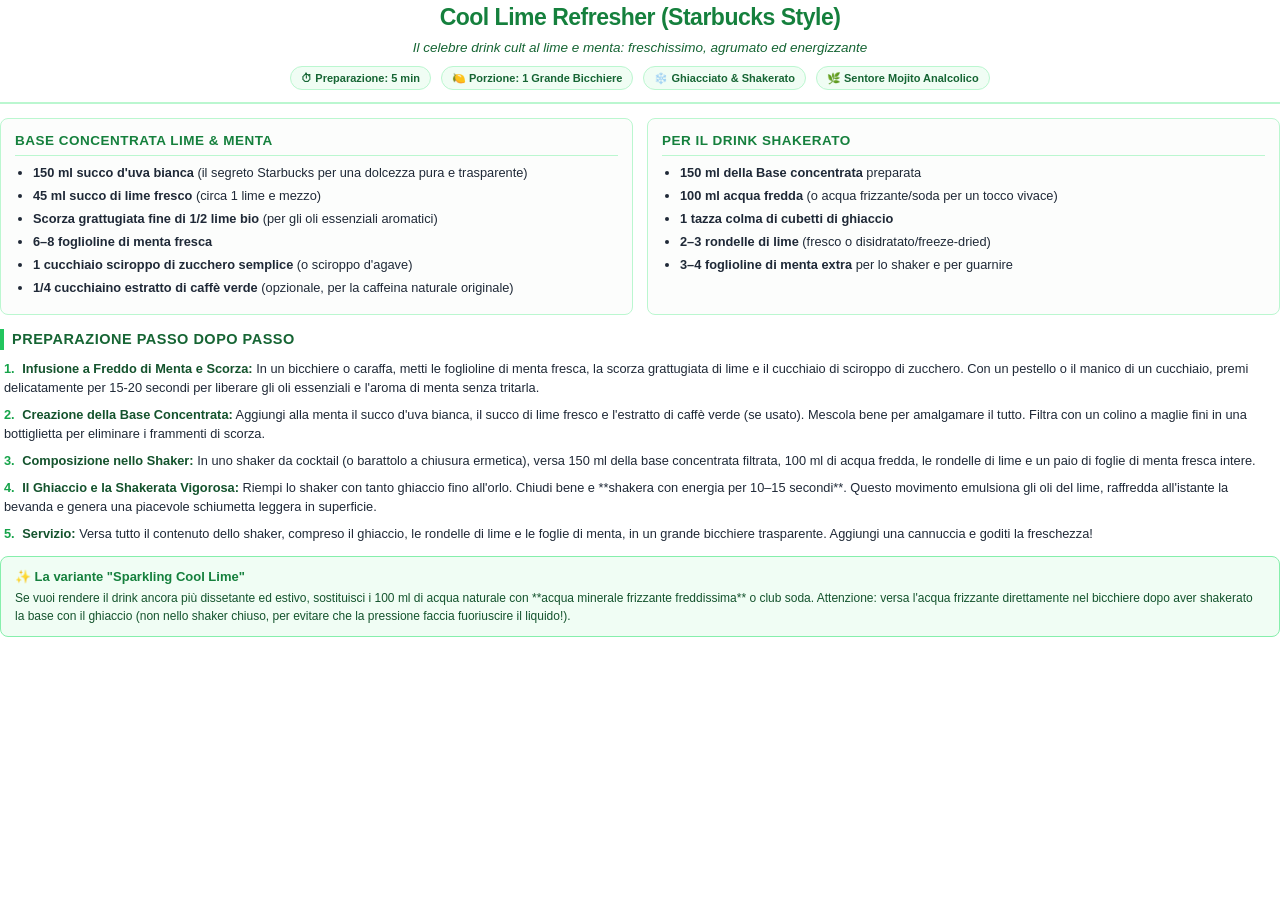
<file: cool_lime_refresher.html>
<!DOCTYPE html>
<html lang="it">
<head>
    <meta charset="UTF-8">
    <title>Ricetta Cool Lime Refresher (Starbucks Style)</title>
    <style>
        @page {
            size: A4;
            margin: 14mm 16mm;
        }
        body {
            font-family: -apple-system, BlinkMacSystemFont, "Segoe UI", Roboto, "Helvetica Neue", Arial, sans-serif;
            color: #1f2937;
            line-height: 1.48;
            margin: 0;
            padding: 0;
            background: #ffffff;
            font-size: 12.8px;
        }
        .header {
            text-align: center;
            border-bottom: 2px solid #bbf7d0;
            padding-bottom: 12px;
            margin-bottom: 14px;
        }
        .header h1 {
            margin: 0 0 4px 0;
            font-size: 23px;
            color: #15803d;
            letter-spacing: -0.5px;
        }
        .header .subtitle {
            font-size: 13.5px;
            color: #166534;
            font-style: italic;
            margin-bottom: 8px;
        }
        .tags {
            display: flex;
            justify-content: center;
            gap: 10px;
            margin-top: 6px;
        }
        .tag {
            background: #f0fdf4;
            padding: 3px 10px;
            border-radius: 12px;
            font-size: 11px;
            font-weight: 600;
            color: #166534;
            border: 1px solid #bbf7d0;
        }
        .grid {
            display: grid;
            grid-template-columns: 1fr 1fr;
            gap: 14px;
            margin-bottom: 14px;
        }
        .card {
            background: #fcfdfc;
            border: 1px solid #bbf7d0;
            border-radius: 8px;
            padding: 12px 14px;
        }
        .card h2 {
            margin-top: 0;
            margin-bottom: 8px;
            font-size: 13.5px;
            color: #15803d;
            border-bottom: 1px solid #bbf7d0;
            padding-bottom: 4px;
            text-transform: uppercase;
            letter-spacing: 0.5px;
        }
        ul {
            margin: 0;
            padding-left: 18px;
        }
        li {
            margin-bottom: 4px;
        }
        .section-title {
            font-size: 14.5px;
            font-weight: 700;
            color: #166534;
            margin: 14px 0 10px 0;
            text-transform: uppercase;
            letter-spacing: 0.5px;
            border-left: 4px solid #22c55e;
            padding-left: 8px;
        }
        .step {
            margin-bottom: 8px;
            padding-left: 4px;
        }
        .step-num {
            font-weight: 700;
            color: #16a34a;
            margin-right: 4px;
        }
        .step-title {
            font-weight: 700;
            color: #14532d;
        }
        .tip-box {
            background: #f0fdf4;
            border: 1px solid #86efac;
            border-radius: 8px;
            padding: 10px 14px;
            margin-top: 12px;
        }
        .tip-box h3 {
            margin: 0 0 4px 0;
            font-size: 13px;
            color: #15803d;
        }
        .tip-box p {
            margin: 0;
            color: #14532d;
            font-size: 12px;
        }
    </style>
</head>
<body>

    <div class="header">
        <h1>Cool Lime Refresher (Starbucks Style)</h1>
        <div class="subtitle">Il celebre drink cult al lime e menta: freschissimo, agrumato ed energizzante</div>
        <div class="tags">
            <span class="tag">⏱ Preparazione: 5 min</span>
            <span class="tag">🍋 Porzione: 1 Grande Bicchiere</span>
            <span class="tag">❄️ Ghiacciato & Shakerato</span>
            <span class="tag">🌿 Sentore Mojito Analcolico</span>
        </div>
    </div>

    <div class="grid">
        <div class="card">
            <h2>Base Concentrata Lime & Menta</h2>
            <ul>
                <li><strong>150 ml succo d'uva bianca</strong> (il segreto Starbucks per una dolcezza pura e trasparente)</li>
                <li><strong>45 ml succo di lime fresco</strong> (circa 1 lime e mezzo)</li>
                <li><strong>Scorza grattugiata fine di 1/2 lime bio</strong> (per gli oli essenziali aromatici)</li>
                <li><strong>6–8 foglioline di menta fresca</strong></li>
                <li><strong>1 cucchiaio sciroppo di zucchero semplice</strong> (o sciroppo d'agave)</li>
                <li><strong>1/4 cucchiaino estratto di caffè verde</strong> (opzionale, per la caffeina naturale originale)</li>
            </ul>
        </div>
        <div class="card">
            <h2>Per il Drink Shakerato</h2>
            <ul>
                <li><strong>150 ml della Base concentrata</strong> preparata</li>
                <li><strong>100 ml acqua fredda</strong> (o acqua frizzante/soda per un tocco vivace)</li>
                <li><strong>1 tazza colma di cubetti di ghiaccio</strong></li>
                <li><strong>2–3 rondelle di lime</strong> (fresco o disidratato/freeze-dried)</li>
                <li><strong>3–4 foglioline di menta extra</strong> per lo shaker e per guarnire</li>
            </ul>
        </div>
    </div>

    <div class="section-title">Preparazione Passo dopo Passo</div>

    <div class="step">
        <span class="step-num">1.</span>
        <span class="step-title">Infusione a Freddo di Menta e Scorza:</span>
        In un bicchiere o caraffa, metti le foglioline di menta fresca, la scorza grattugiata di lime e il cucchiaio di sciroppo di zucchero. Con un pestello o il manico di un cucchiaio, premi delicatamente per 15-20 secondi per liberare gli oli essenziali e l'aroma di menta senza tritarla.
    </div>

    <div class="step">
        <span class="step-num">2.</span>
        <span class="step-title">Creazione della Base Concentrata:</span>
        Aggiungi alla menta il succo d'uva bianca, il succo di lime fresco e l'estratto di caffè verde (se usato). Mescola bene per amalgamare il tutto. Filtra con un colino a maglie fini in una bottiglietta per eliminare i frammenti di scorza.
    </div>

    <div class="step">
        <span class="step-num">3.</span>
        <span class="step-title">Composizione nello Shaker:</span>
        In uno shaker da cocktail (o barattolo a chiusura ermetica), versa 150 ml della base concentrata filtrata, 100 ml di acqua fredda, le rondelle di lime e un paio di foglie di menta fresca intere.
    </div>

    <div class="step">
        <span class="step-num">4.</span>
        <span class="step-title">Il Ghiaccio e la Shakerata Vigorosa:</span>
        Riempi lo shaker con tanto ghiaccio fino all'orlo. Chiudi bene e **shakera con energia per 10–15 secondi**. Questo movimento emulsiona gli oli del lime, raffredda all'istante la bevanda e genera una piacevole schiumetta leggera in superficie.
    </div>

    <div class="step">
        <span class="step-num">5.</span>
        <span class="step-title">Servizio:</span>
        Versa tutto il contenuto dello shaker, compreso il ghiaccio, le rondelle di lime e le foglie di menta, in un grande bicchiere trasparente. Aggiungi una cannuccia e goditi la freschezza!
    </div>

    <div class="tip-box">
        <h3>✨ La variante "Sparkling Cool Lime"</h3>
        <p>Se vuoi rendere il drink ancora più dissetante ed estivo, sostituisci i 100 ml di acqua naturale con **acqua minerale frizzante freddissima** o club soda. Attenzione: versa l'acqua frizzante direttamente nel bicchiere dopo aver shakerato la base con il ghiaccio (non nello shaker chiuso, per evitare che la pressione faccia fuoriuscire il liquido!).</p>
    </div>

</body>
</html>
</file>
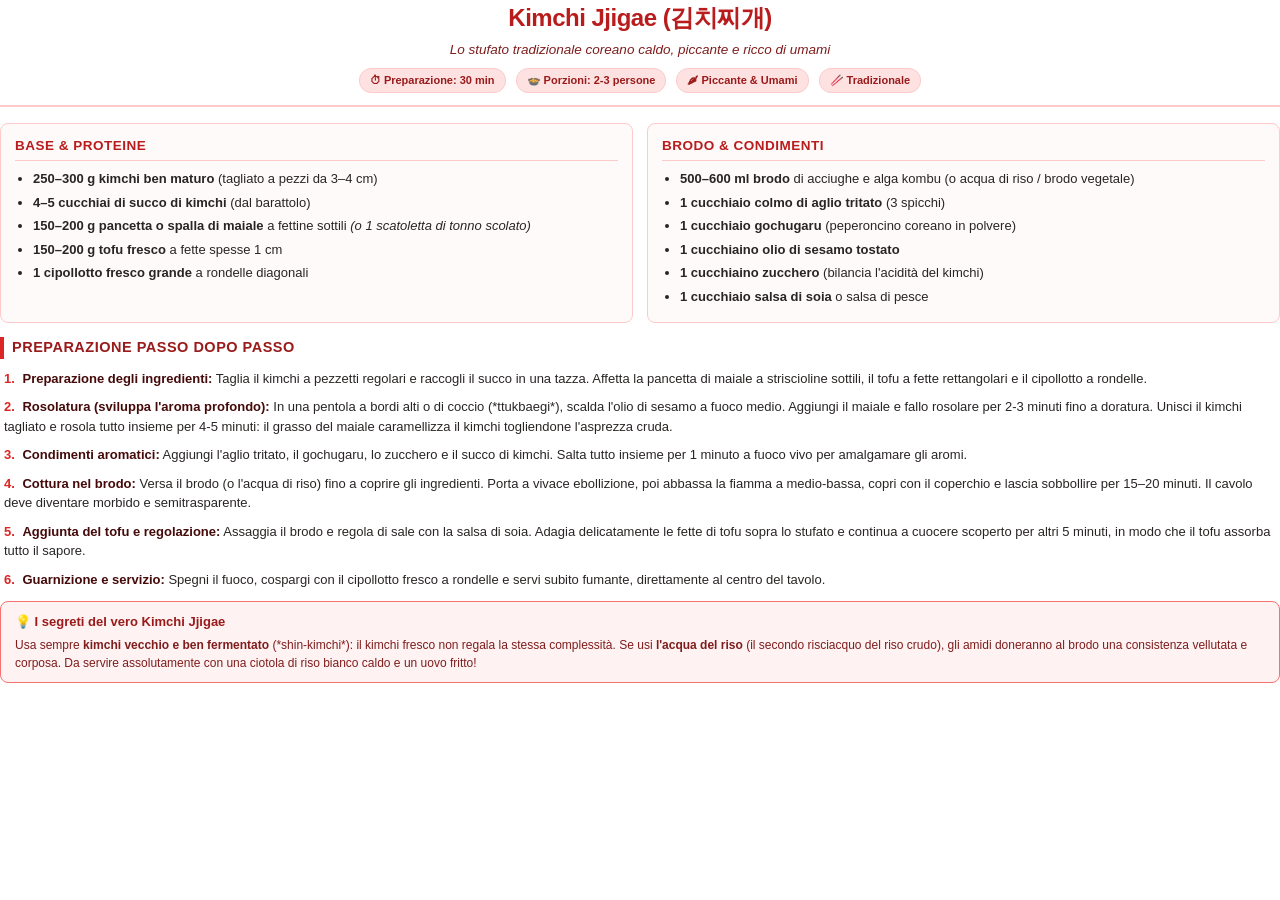
<file: kimchi_jjigae.html>
<!DOCTYPE html>
<html lang="it">
<head>
    <meta charset="UTF-8">
    <title>Ricetta Kimchi Jjigae (Stufato Coreano di Kimchi)</title>
    <style>
        @page {
            size: A4;
            margin: 14mm 16mm;
        }
        body {
            font-family: -apple-system, BlinkMacSystemFont, "Segoe UI", Roboto, "Helvetica Neue", Arial, sans-serif;
            color: #292524;
            line-height: 1.5;
            margin: 0;
            padding: 0;
            background: #ffffff;
            font-size: 13px;
        }
        .header {
            text-align: center;
            border-bottom: 2px solid #fecaca;
            padding-bottom: 12px;
            margin-bottom: 16px;
        }
        .header h1 {
            margin: 0 0 4px 0;
            font-size: 24px;
            color: #b91c1c;
            letter-spacing: -0.5px;
        }
        .header .subtitle {
            font-size: 13.5px;
            color: #7f1d1d;
            font-style: italic;
            margin-bottom: 8px;
        }
        .tags {
            display: flex;
            justify-content: center;
            gap: 10px;
            margin-top: 6px;
        }
        .tag {
            background: #fee2e2;
            padding: 3px 10px;
            border-radius: 12px;
            font-size: 11px;
            font-weight: 600;
            color: #991b1b;
            border: 1px solid #fecaca;
        }
        .grid {
            display: grid;
            grid-template-columns: 1fr 1fr;
            gap: 14px;
            margin-bottom: 14px;
        }
        .card {
            background: #fffafa;
            border: 1px solid #fecaca;
            border-radius: 8px;
            padding: 12px 14px;
        }
        .card h2 {
            margin-top: 0;
            margin-bottom: 8px;
            font-size: 13.5px;
            color: #b91c1c;
            border-bottom: 1px solid #fecaca;
            padding-bottom: 4px;
            text-transform: uppercase;
            letter-spacing: 0.5px;
        }
        ul {
            margin: 0;
            padding-left: 18px;
        }
        li {
            margin-bottom: 4px;
        }
        .section-title {
            font-size: 14.5px;
            font-weight: 700;
            color: #991b1b;
            margin: 14px 0 10px 0;
            text-transform: uppercase;
            letter-spacing: 0.5px;
            border-left: 4px solid #dc2626;
            padding-left: 8px;
        }
        .step {
            margin-bottom: 9px;
            padding-left: 4px;
        }
        .step-num {
            font-weight: 700;
            color: #dc2626;
            margin-right: 4px;
        }
        .step-title {
            font-weight: 700;
            color: #450a0a;
        }
        .tip-box {
            background: #fef2f2;
            border: 1px solid #f87171;
            border-radius: 8px;
            padding: 10px 14px;
            margin-top: 12px;
        }
        .tip-box h3 {
            margin: 0 0 4px 0;
            font-size: 13px;
            color: #991b1b;
        }
        .tip-box p {
            margin: 0;
            color: #7f1d1d;
            font-size: 12px;
        }
    </style>
</head>
<body>

    <div class="header">
        <h1>Kimchi Jjigae (김치찌개)</h1>
        <div class="subtitle">Lo stufato tradizionale coreano caldo, piccante e ricco di umami</div>
        <div class="tags">
            <span class="tag">⏱ Preparazione: 30 min</span>
            <span class="tag">🍲 Porzioni: 2-3 persone</span>
            <span class="tag">🌶 Piccante & Umami</span>
            <span class="tag">🥢 Tradizionale</span>
        </div>
    </div>

    <div class="grid">
        <div class="card">
            <h2>Base & Proteine</h2>
            <ul>
                <li><strong>250–300 g kimchi ben maturo</strong> (tagliato a pezzi da 3–4 cm)</li>
                <li><strong>4–5 cucchiai di succo di kimchi</strong> (dal barattolo)</li>
                <li><strong>150–200 g pancetta o spalla di maiale</strong> a fettine sottili <em>(o 1 scatoletta di tonno scolato)</em></li>
                <li><strong>150–200 g tofu fresco</strong> a fette spesse 1 cm</li>
                <li><strong>1 cipollotto fresco grande</strong> a rondelle diagonali</li>
            </ul>
        </div>
        <div class="card">
            <h2>Brodo & Condimenti</h2>
            <ul>
                <li><strong>500–600 ml brodo</strong> di acciughe e alga kombu (o acqua di riso / brodo vegetale)</li>
                <li><strong>1 cucchiaio colmo di aglio tritato</strong> (3 spicchi)</li>
                <li><strong>1 cucchiaio gochugaru</strong> (peperoncino coreano in polvere)</li>
                <li><strong>1 cucchiaino olio di sesamo tostato</strong></li>
                <li><strong>1 cucchiaino zucchero</strong> (bilancia l'acidità del kimchi)</li>
                <li><strong>1 cucchiaio salsa di soia</strong> o salsa di pesce</li>
            </ul>
        </div>
    </div>

    <div class="section-title">Preparazione Passo dopo Passo</div>

    <div class="step">
        <span class="step-num">1.</span>
        <span class="step-title">Preparazione degli ingredienti:</span>
        Taglia il kimchi a pezzetti regolari e raccogli il succo in una tazza. Affetta la pancetta di maiale a striscioline sottili, il tofu a fette rettangolari e il cipollotto a rondelle.
    </div>

    <div class="step">
        <span class="step-num">2.</span>
        <span class="step-title">Rosolatura (sviluppa l'aroma profondo):</span>
        In una pentola a bordi alti o di coccio (*ttukbaegi*), scalda l'olio di sesamo a fuoco medio. Aggiungi il maiale e fallo rosolare per 2-3 minuti fino a doratura. Unisci il kimchi tagliato e rosola tutto insieme per 4-5 minuti: il grasso del maiale caramellizza il kimchi togliendone l'asprezza cruda.
    </div>

    <div class="step">
        <span class="step-num">3.</span>
        <span class="step-title">Condimenti aromatici:</span>
        Aggiungi l'aglio tritato, il gochugaru, lo zucchero e il succo di kimchi. Salta tutto insieme per 1 minuto a fuoco vivo per amalgamare gli aromi.
    </div>

    <div class="step">
        <span class="step-num">4.</span>
        <span class="step-title">Cottura nel brodo:</span>
        Versa il brodo (o l'acqua di riso) fino a coprire gli ingredienti. Porta a vivace ebollizione, poi abbassa la fiamma a medio-bassa, copri con il coperchio e lascia sobbollire per 15–20 minuti. Il cavolo deve diventare morbido e semitrasparente.
    </div>

    <div class="step">
        <span class="step-num">5.</span>
        <span class="step-title">Aggiunta del tofu e regolazione:</span>
        Assaggia il brodo e regola di sale con la salsa di soia. Adagia delicatamente le fette di tofu sopra lo stufato e continua a cuocere scoperto per altri 5 minuti, in modo che il tofu assorba tutto il sapore.
    </div>

    <div class="step">
        <span class="step-num">6.</span>
        <span class="step-title">Guarnizione e servizio:</span>
        Spegni il fuoco, cospargi con il cipollotto fresco a rondelle e servi subito fumante, direttamente al centro del tavolo.
    </div>

    <div class="tip-box">
        <h3>💡 I segreti del vero Kimchi Jjigae</h3>
        <p>Usa sempre <strong>kimchi vecchio e ben fermentato</strong> (*shin-kimchi*): il kimchi fresco non regala la stessa complessità. Se usi <strong>l'acqua del riso</strong> (il secondo risciacquo del riso crudo), gli amidi doneranno al brodo una consistenza vellutata e corposa. Da servire assolutamente con una ciotola di riso bianco caldo e un uovo fritto!</p>
    </div>

</body>
</html>
</file>
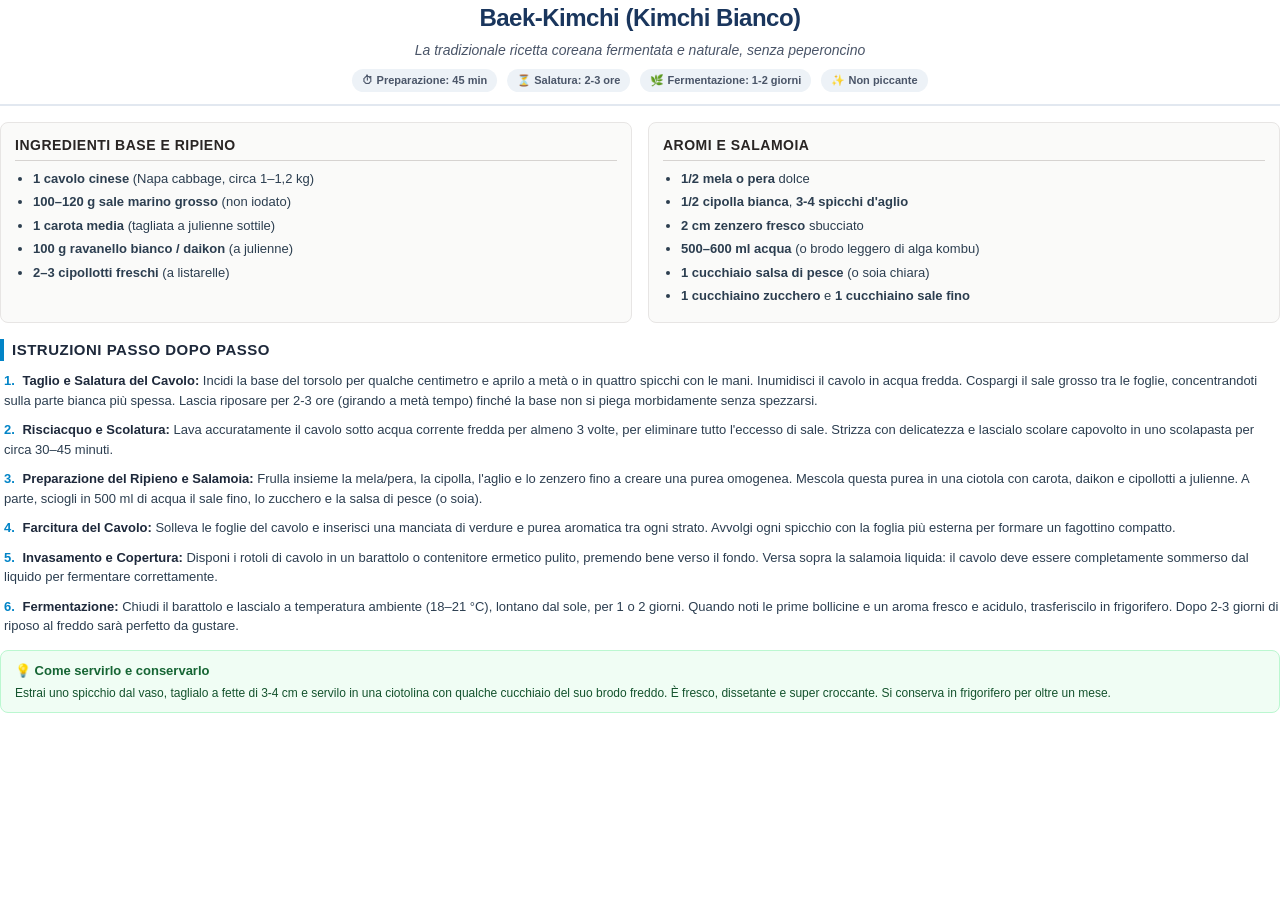
<file: kimchi_recipe.html>
<!DOCTYPE html>
<html lang="it">
<head>
    <meta charset="UTF-8">
    <title>Ricetta Baek-Kimchi (Kimchi Bianco)</title>
    <style>
        @page {
            size: A4;
            margin: 14mm 16mm;
        }
        body {
            font-family: -apple-system, BlinkMacSystemFont, "Segoe UI", Roboto, "Helvetica Neue", Arial, sans-serif;
            color: #2c3e50;
            line-height: 1.5;
            margin: 0;
            padding: 0;
            background: #ffffff;
            font-size: 13px;
        }
        .header {
            text-align: center;
            border-bottom: 2px solid #e2e8f0;
            padding-bottom: 12px;
            margin-bottom: 16px;
        }
        .header h1 {
            margin: 0 0 4px 0;
            font-size: 24px;
            color: #1a365d;
            letter-spacing: -0.5px;
        }
        .header .subtitle {
            font-size: 14px;
            color: #4a5568;
            font-style: italic;
            margin-bottom: 8px;
        }
        .tags {
            display: flex;
            justify-content: center;
            gap: 10px;
            margin-top: 6px;
        }
        .tag {
            background: #edf2f7;
            padding: 3px 10px;
            border-radius: 12px;
            font-size: 11px;
            font-weight: 600;
            color: #4a5568;
        }
        .grid {
            display: grid;
            grid-template-columns: 1fr 1fr;
            gap: 16px;
            margin-bottom: 16px;
        }
        .card {
            background: #fafaf9;
            border: 1px solid #e7e5e4;
            border-radius: 8px;
            padding: 12px 14px;
        }
        .card h2 {
            margin-top: 0;
            margin-bottom: 8px;
            font-size: 14px;
            color: #292524;
            border-bottom: 1px solid #d6d3d1;
            padding-bottom: 4px;
            text-transform: uppercase;
            letter-spacing: 0.5px;
        }
        ul {
            margin: 0;
            padding-left: 18px;
        }
        li {
            margin-bottom: 4px;
        }
        .section-title {
            font-size: 15px;
            font-weight: 700;
            color: #1e293b;
            margin: 16px 0 10px 0;
            text-transform: uppercase;
            letter-spacing: 0.5px;
            border-left: 4px solid #0284c7;
            padding-left: 8px;
        }
        .step {
            margin-bottom: 10px;
            padding-left: 4px;
        }
        .step-num {
            font-weight: 700;
            color: #0284c7;
            margin-right: 4px;
        }
        .step-title {
            font-weight: 700;
            color: #1e293b;
        }
        .tip-box {
            background: #f0fdf4;
            border: 1px solid #bbf7d0;
            border-radius: 8px;
            padding: 10px 14px;
            margin-top: 14px;
        }
        .tip-box h3 {
            margin: 0 0 4px 0;
            font-size: 13px;
            color: #166534;
        }
        .tip-box p {
            margin: 0;
            color: #14532d;
            font-size: 12px;
        }
    </style>
</head>
<body>

    <div class="header">
        <h1>Baek-Kimchi (Kimchi Bianco)</h1>
        <div class="subtitle">La tradizionale ricetta coreana fermentata e naturale, senza peperoncino</div>
        <div class="tags">
            <span class="tag">⏱ Preparazione: 45 min</span>
            <span class="tag">⏳ Salatura: 2-3 ore</span>
            <span class="tag">🌿 Fermentazione: 1-2 giorni</span>
            <span class="tag">✨ Non piccante</span>
        </div>
    </div>

    <div class="grid">
        <div class="card">
            <h2>Ingredienti Base e Ripieno</h2>
            <ul>
                <li><strong>1 cavolo cinese</strong> (Napa cabbage, circa 1–1,2 kg)</li>
                <li><strong>100–120 g sale marino grosso</strong> (non iodato)</li>
                <li><strong>1 carota media</strong> (tagliata a julienne sottile)</li>
                <li><strong>100 g ravanello bianco / daikon</strong> (a julienne)</li>
                <li><strong>2–3 cipollotti freschi</strong> (a listarelle)</li>
            </ul>
        </div>
        <div class="card">
            <h2>Aromi e Salamoia</h2>
            <ul>
                <li><strong>1/2 mela o pera</strong> dolce</li>
                <li><strong>1/2 cipolla bianca</strong>, <strong>3-4 spicchi d'aglio</strong></li>
                <li><strong>2 cm zenzero fresco</strong> sbucciato</li>
                <li><strong>500–600 ml acqua</strong> (o brodo leggero di alga kombu)</li>
                <li><strong>1 cucchiaio salsa di pesce</strong> (o soia chiara)</li>
                <li><strong>1 cucchiaino zucchero</strong> e <strong>1 cucchiaino sale fino</strong></li>
            </ul>
        </div>
    </div>

    <div class="section-title">Istruzioni Passo dopo Passo</div>

    <div class="step">
        <span class="step-num">1.</span>
        <span class="step-title">Taglio e Salatura del Cavolo:</span>
        Incidi la base del torsolo per qualche centimetro e aprilo a metà o in quattro spicchi con le mani. Inumidisci il cavolo in acqua fredda. Cospargi il sale grosso tra le foglie, concentrandoti sulla parte bianca più spessa. Lascia riposare per 2-3 ore (girando a metà tempo) finché la base non si piega morbidamente senza spezzarsi.
    </div>

    <div class="step">
        <span class="step-num">2.</span>
        <span class="step-title">Risciacquo e Scolatura:</span>
        Lava accuratamente il cavolo sotto acqua corrente fredda per almeno 3 volte, per eliminare tutto l'eccesso di sale. Strizza con delicatezza e lascialo scolare capovolto in uno scolapasta per circa 30–45 minuti.
    </div>

    <div class="step">
        <span class="step-num">3.</span>
        <span class="step-title">Preparazione del Ripieno e Salamoia:</span>
        Frulla insieme la mela/pera, la cipolla, l'aglio e lo zenzero fino a creare una purea omogenea. Mescola questa purea in una ciotola con carota, daikon e cipollotti a julienne. A parte, sciogli in 500 ml di acqua il sale fino, lo zucchero e la salsa di pesce (o soia).
    </div>

    <div class="step">
        <span class="step-num">4.</span>
        <span class="step-title">Farcitura del Cavolo:</span>
        Solleva le foglie del cavolo e inserisci una manciata di verdure e purea aromatica tra ogni strato. Avvolgi ogni spicchio con la foglia più esterna per formare un fagottino compatto.
    </div>

    <div class="step">
        <span class="step-num">5.</span>
        <span class="step-title">Invasamento e Copertura:</span>
        Disponi i rotoli di cavolo in un barattolo o contenitore ermetico pulito, premendo bene verso il fondo. Versa sopra la salamoia liquida: il cavolo deve essere completamente sommerso dal liquido per fermentare correttamente.
    </div>

    <div class="step">
        <span class="step-num">6.</span>
        <span class="step-title">Fermentazione:</span>
        Chiudi il barattolo e lascialo a temperatura ambiente (18–21 °C), lontano dal sole, per 1 o 2 giorni. Quando noti le prime bollicine e un aroma fresco e acidulo, trasferiscilo in frigorifero. Dopo 2-3 giorni di riposo al freddo sarà perfetto da gustare.
    </div>

    <div class="tip-box">
        <h3>💡 Come servirlo e conservarlo</h3>
        <p>Estrai uno spicchio dal vaso, taglialo a fette di 3-4 cm e servilo in una ciotolina con qualche cucchiaio del suo brodo freddo. È fresco, dissetante e super croccante. Si conserva in frigorifero per oltre un mese.</p>
    </div>

</body>
</html>
</file>
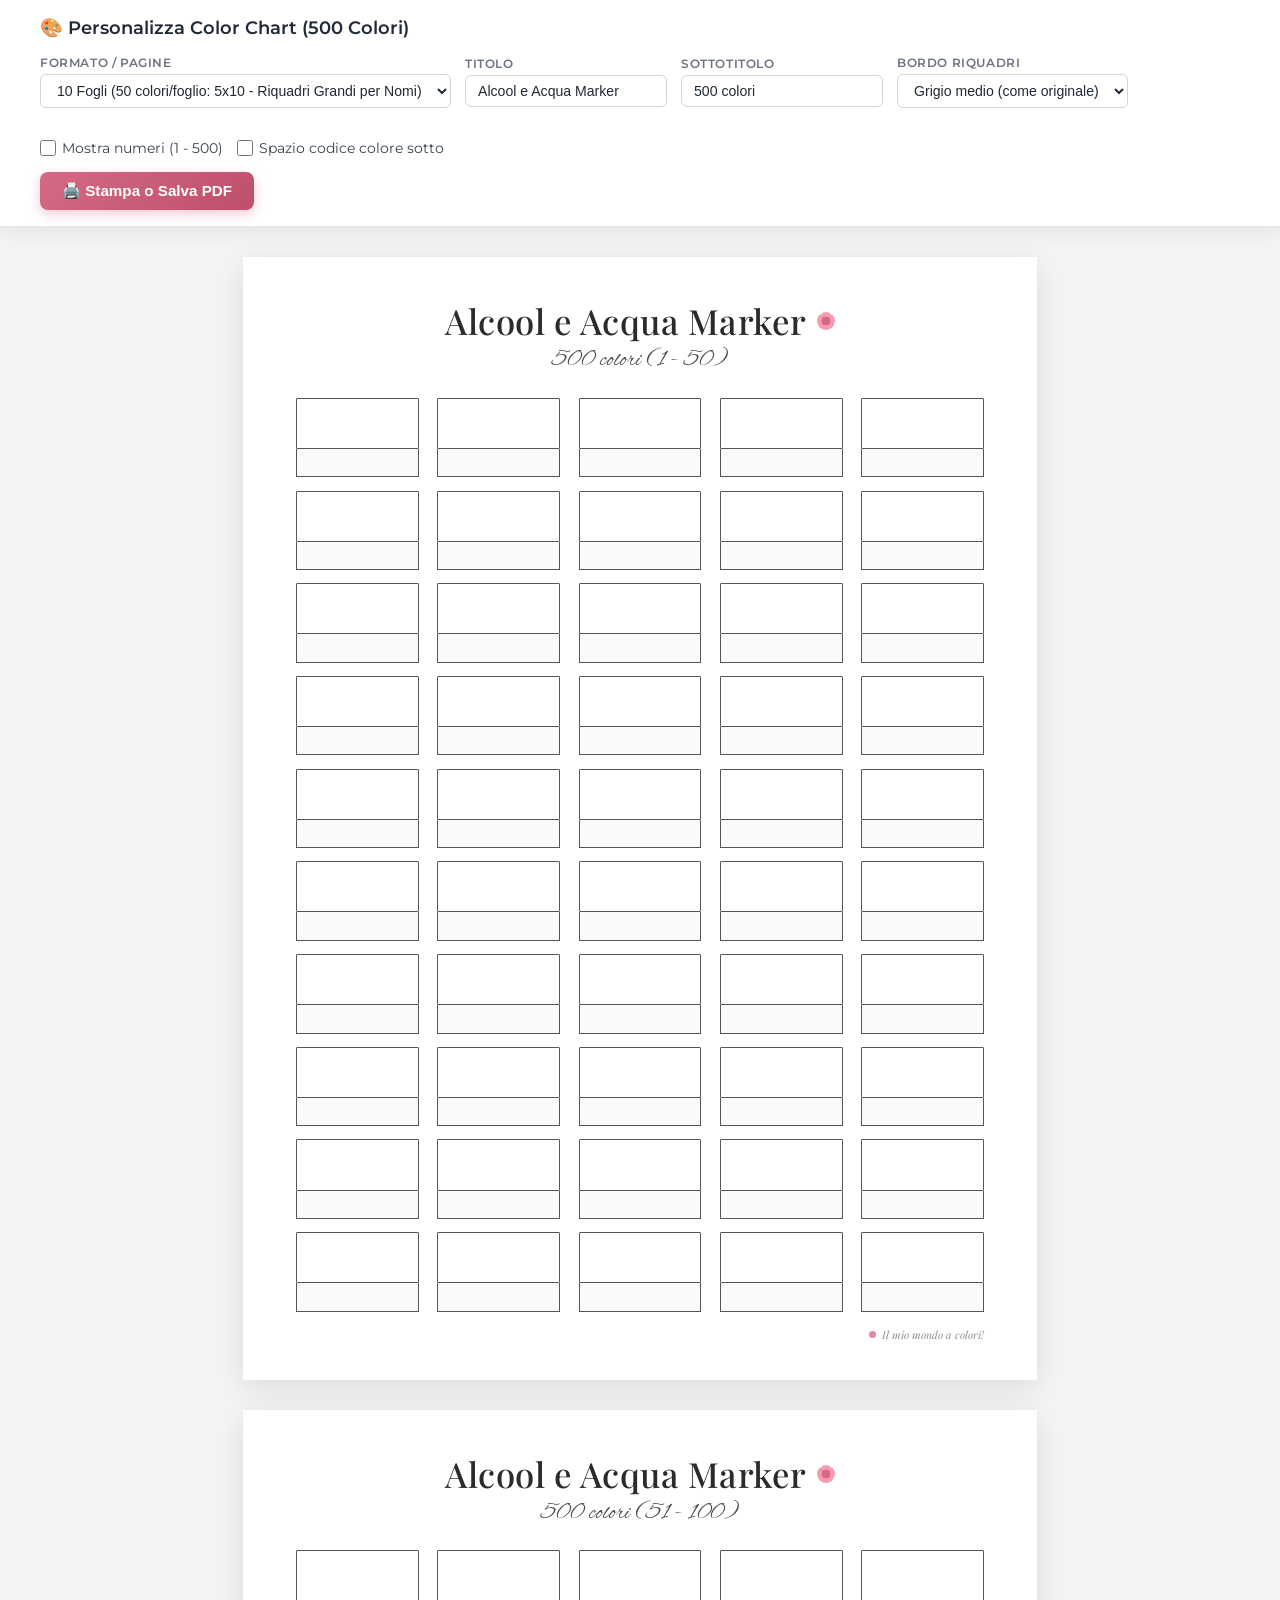
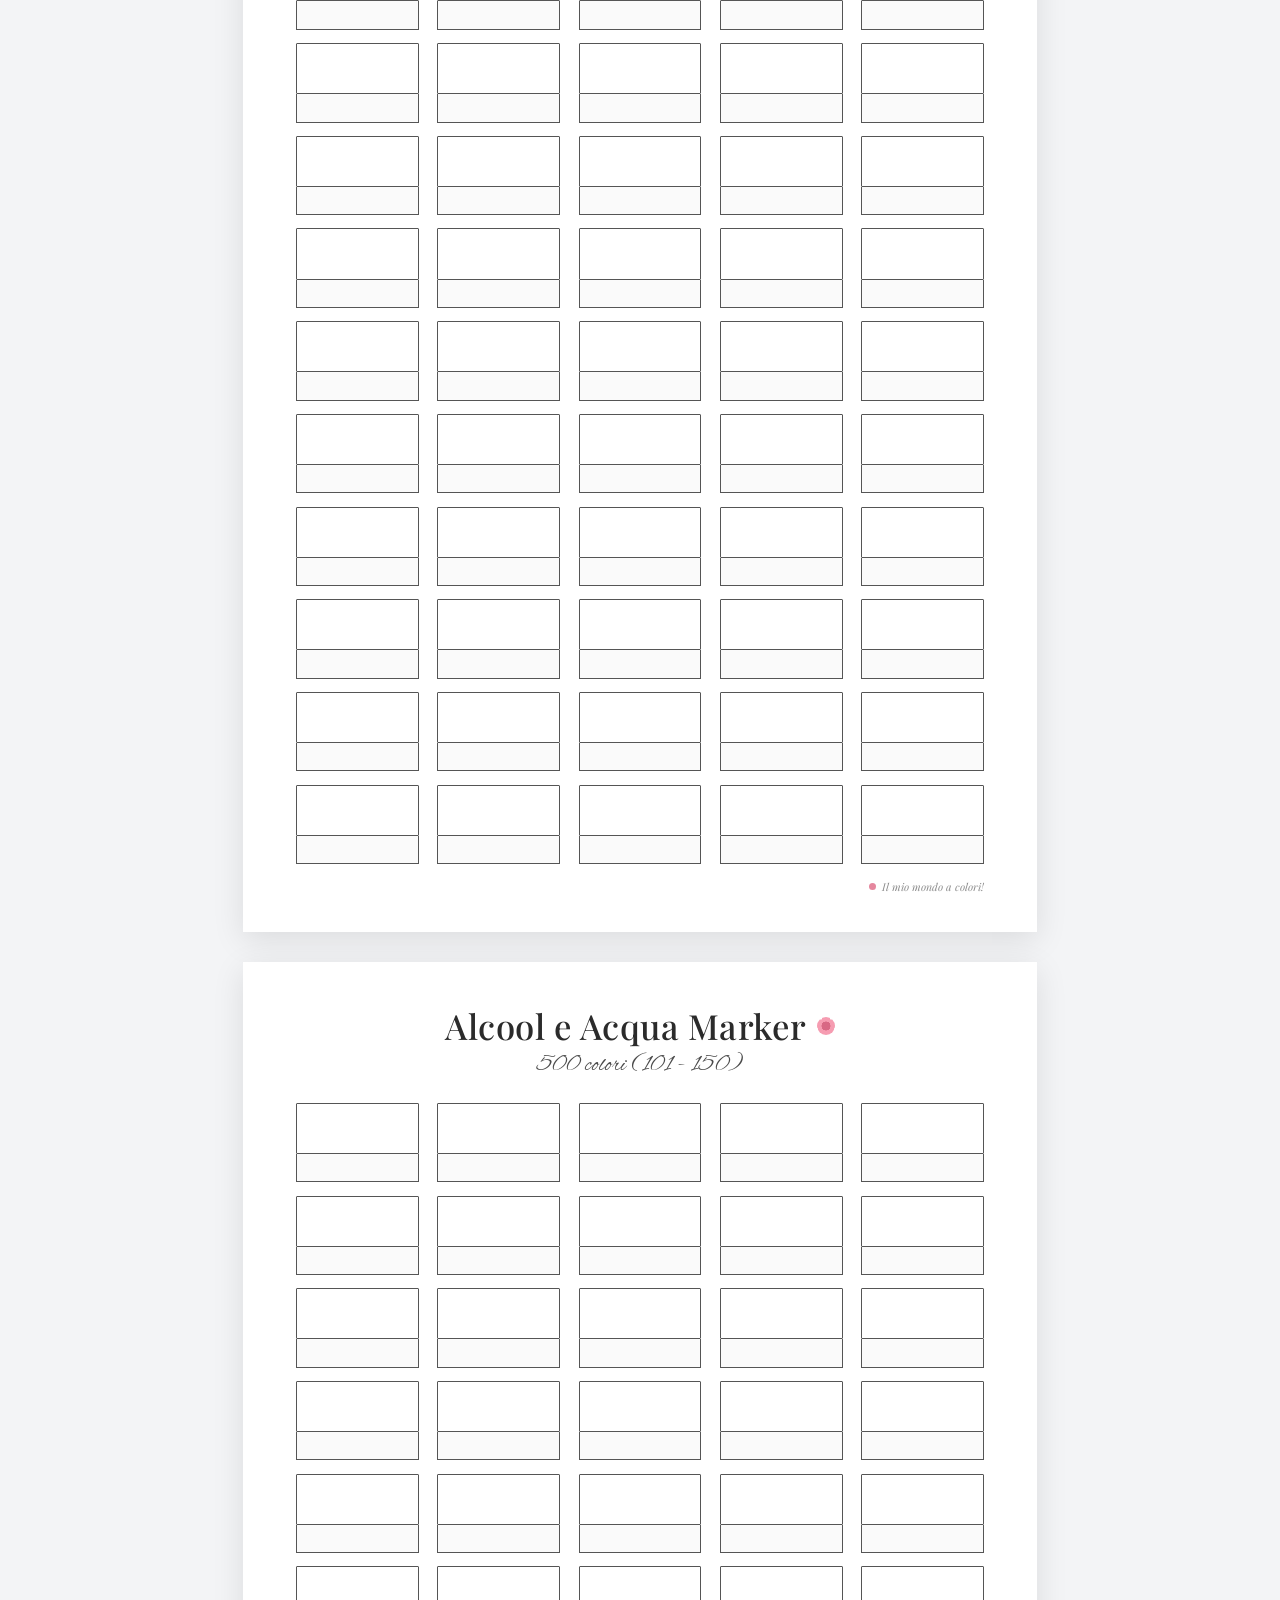
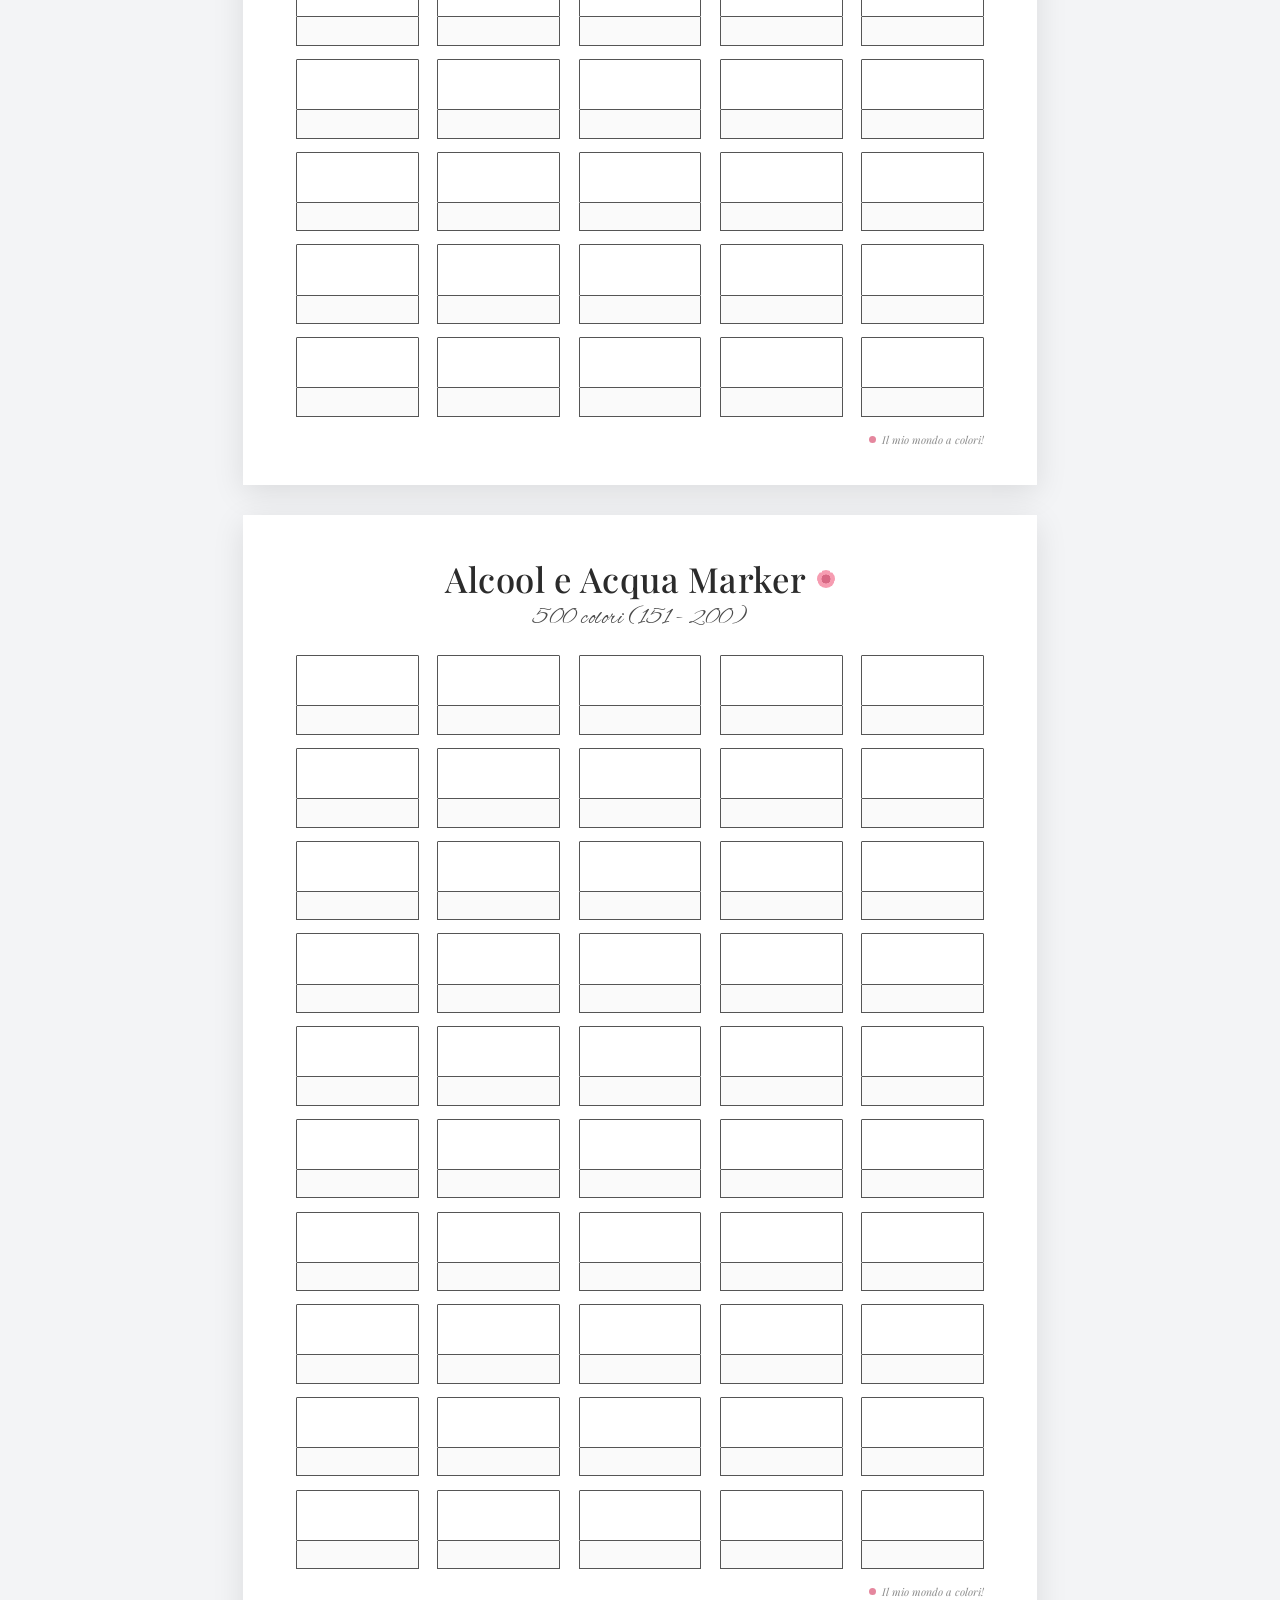
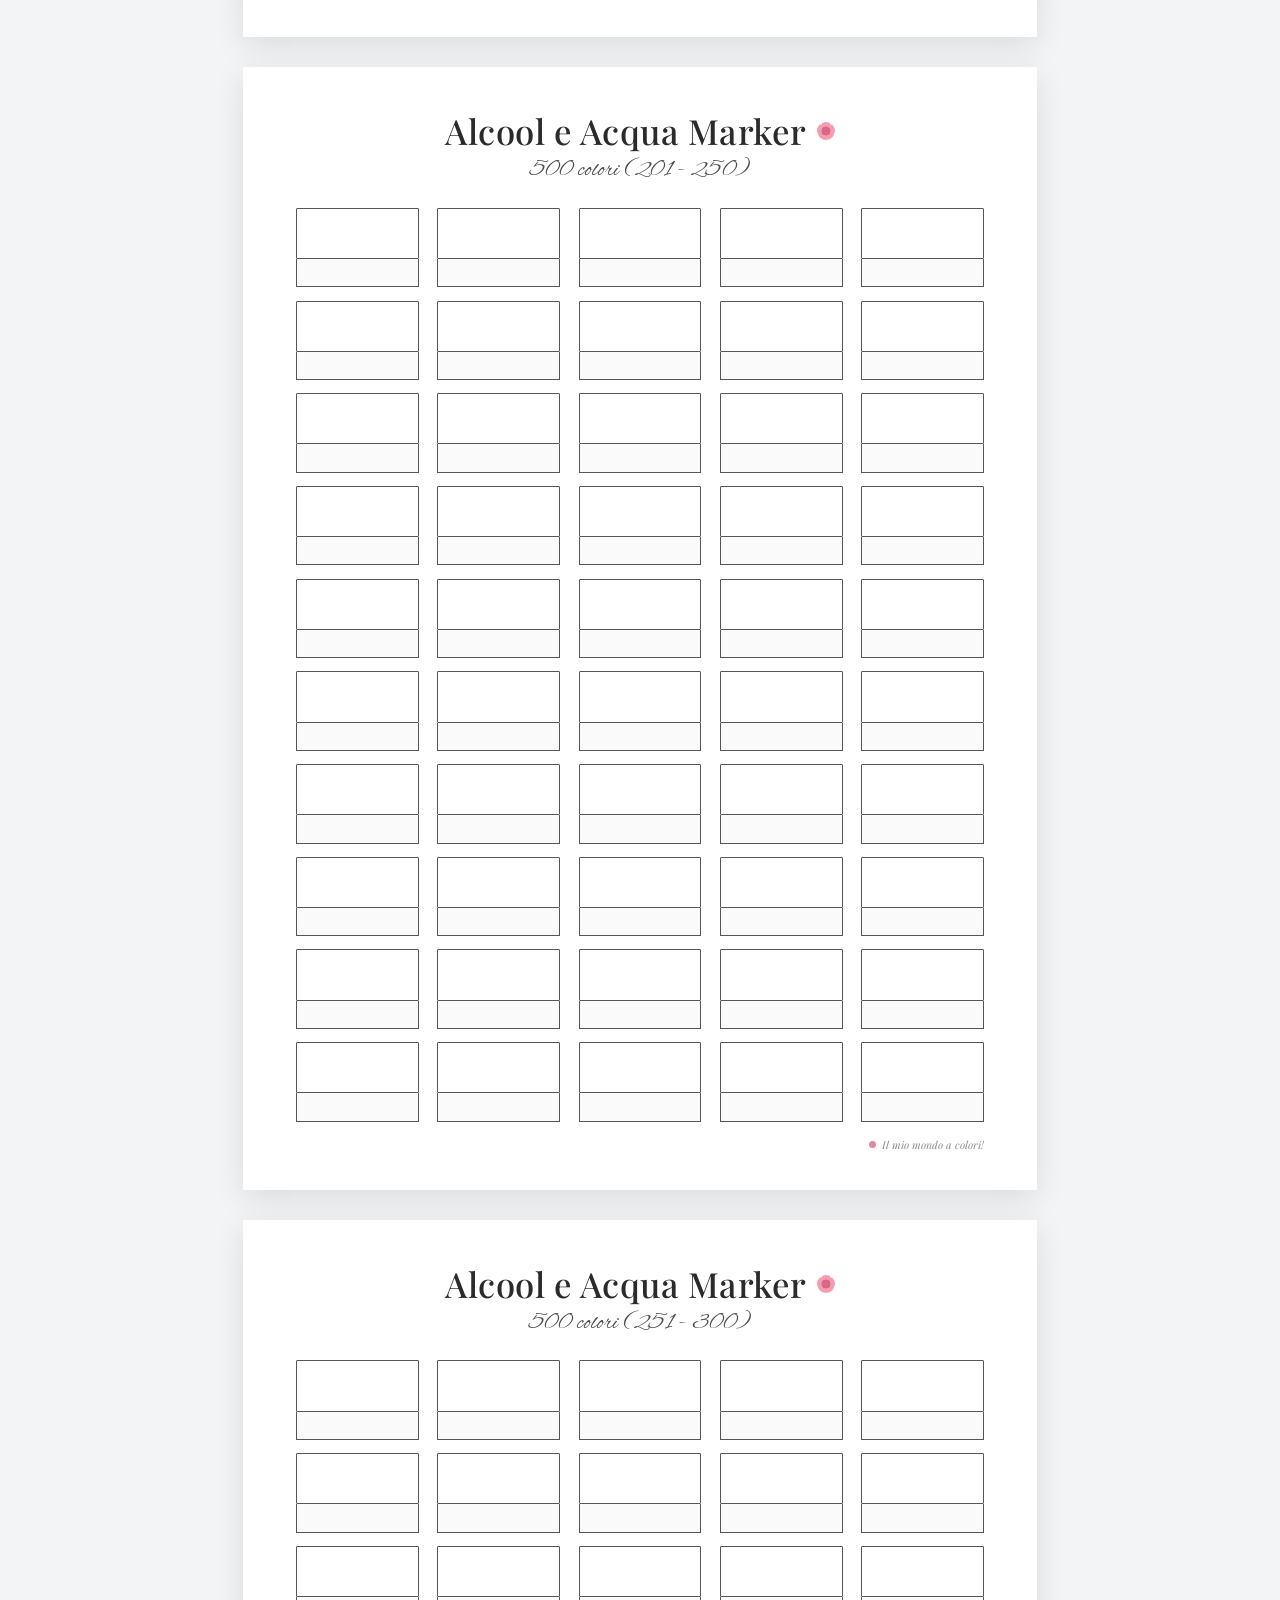
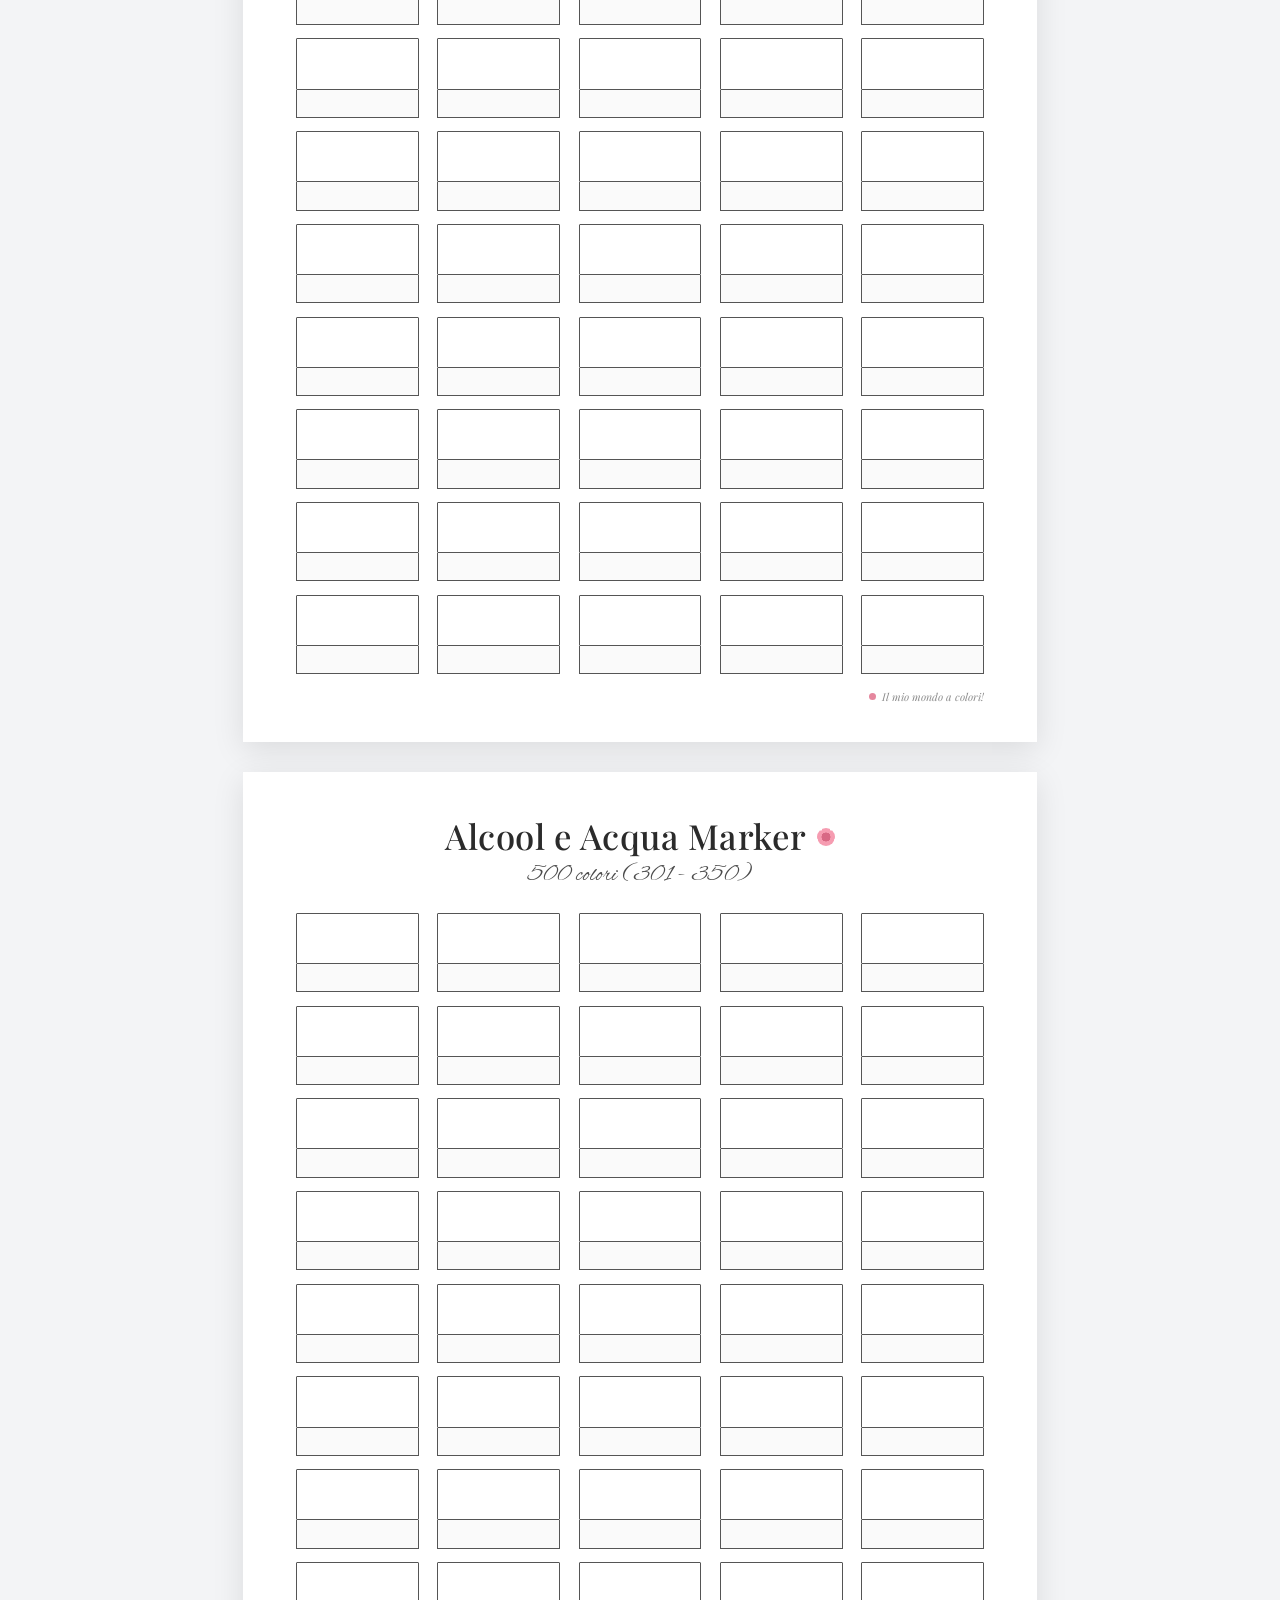
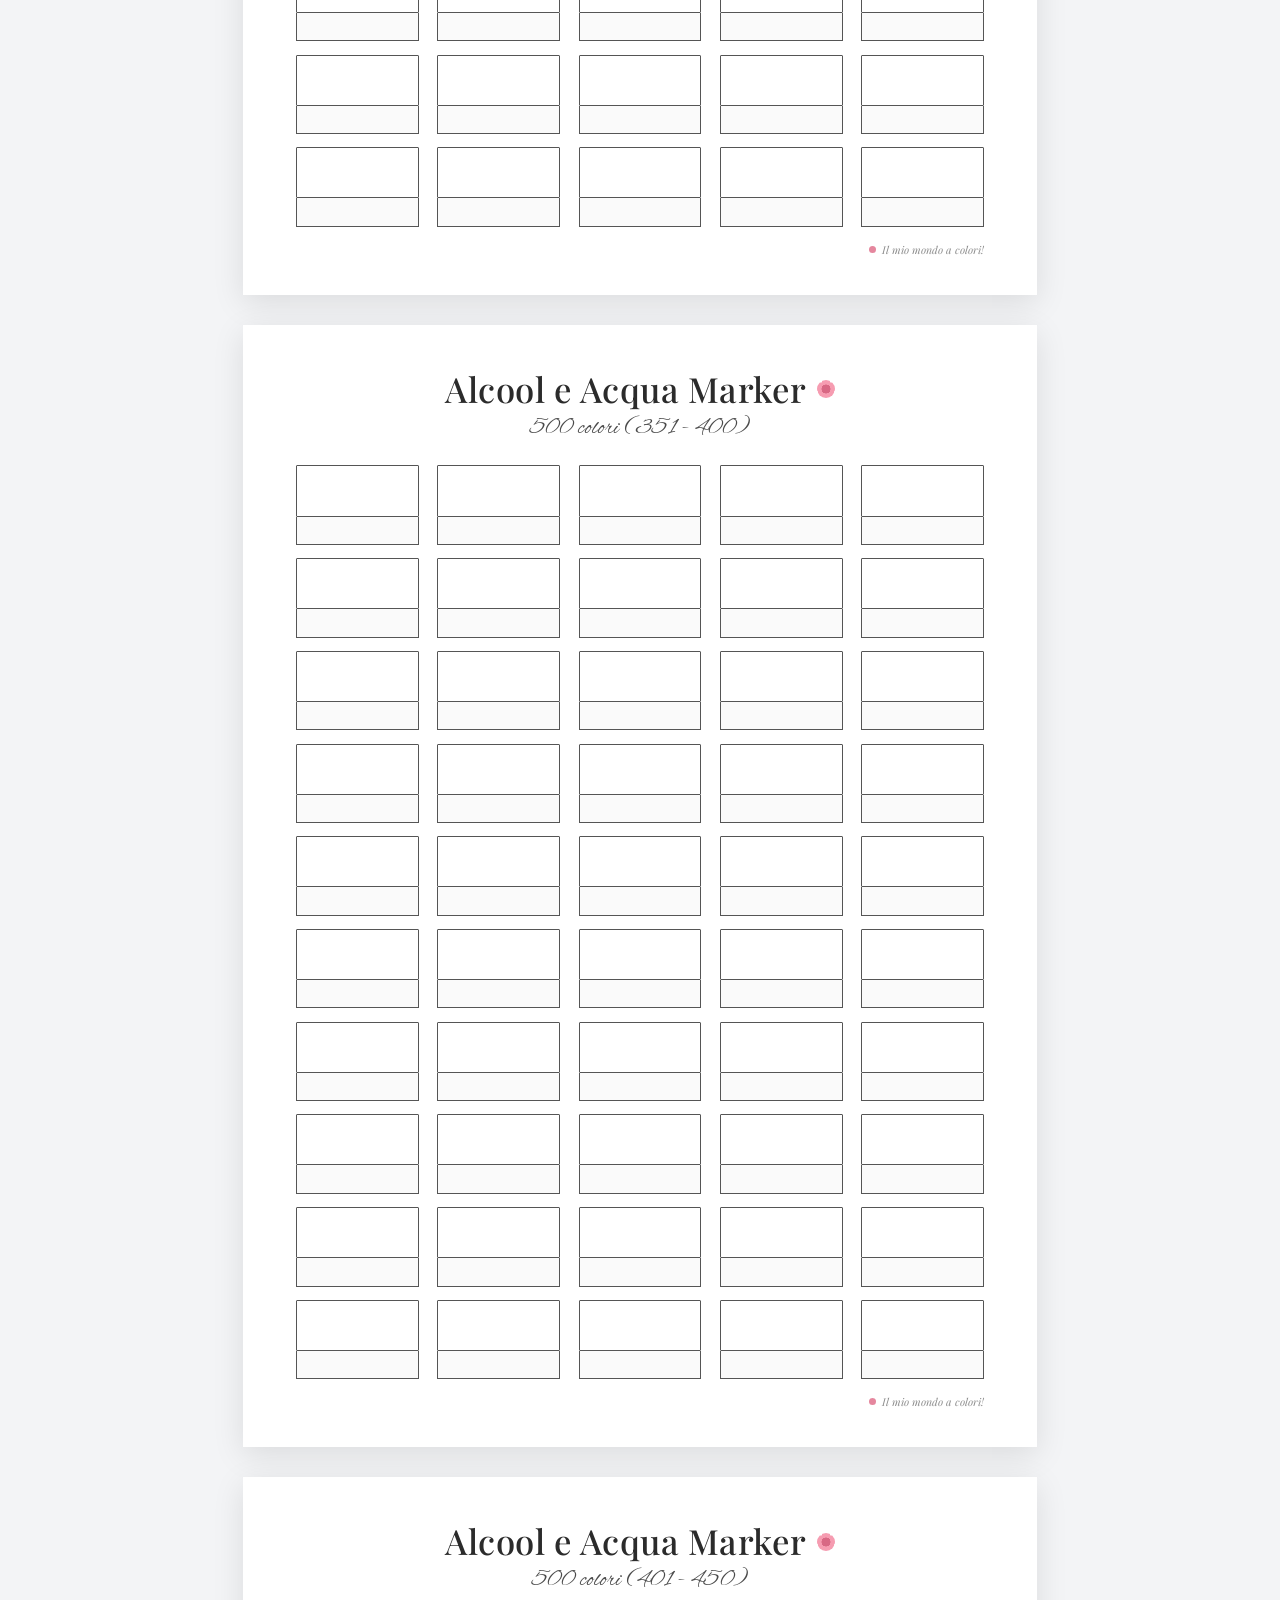
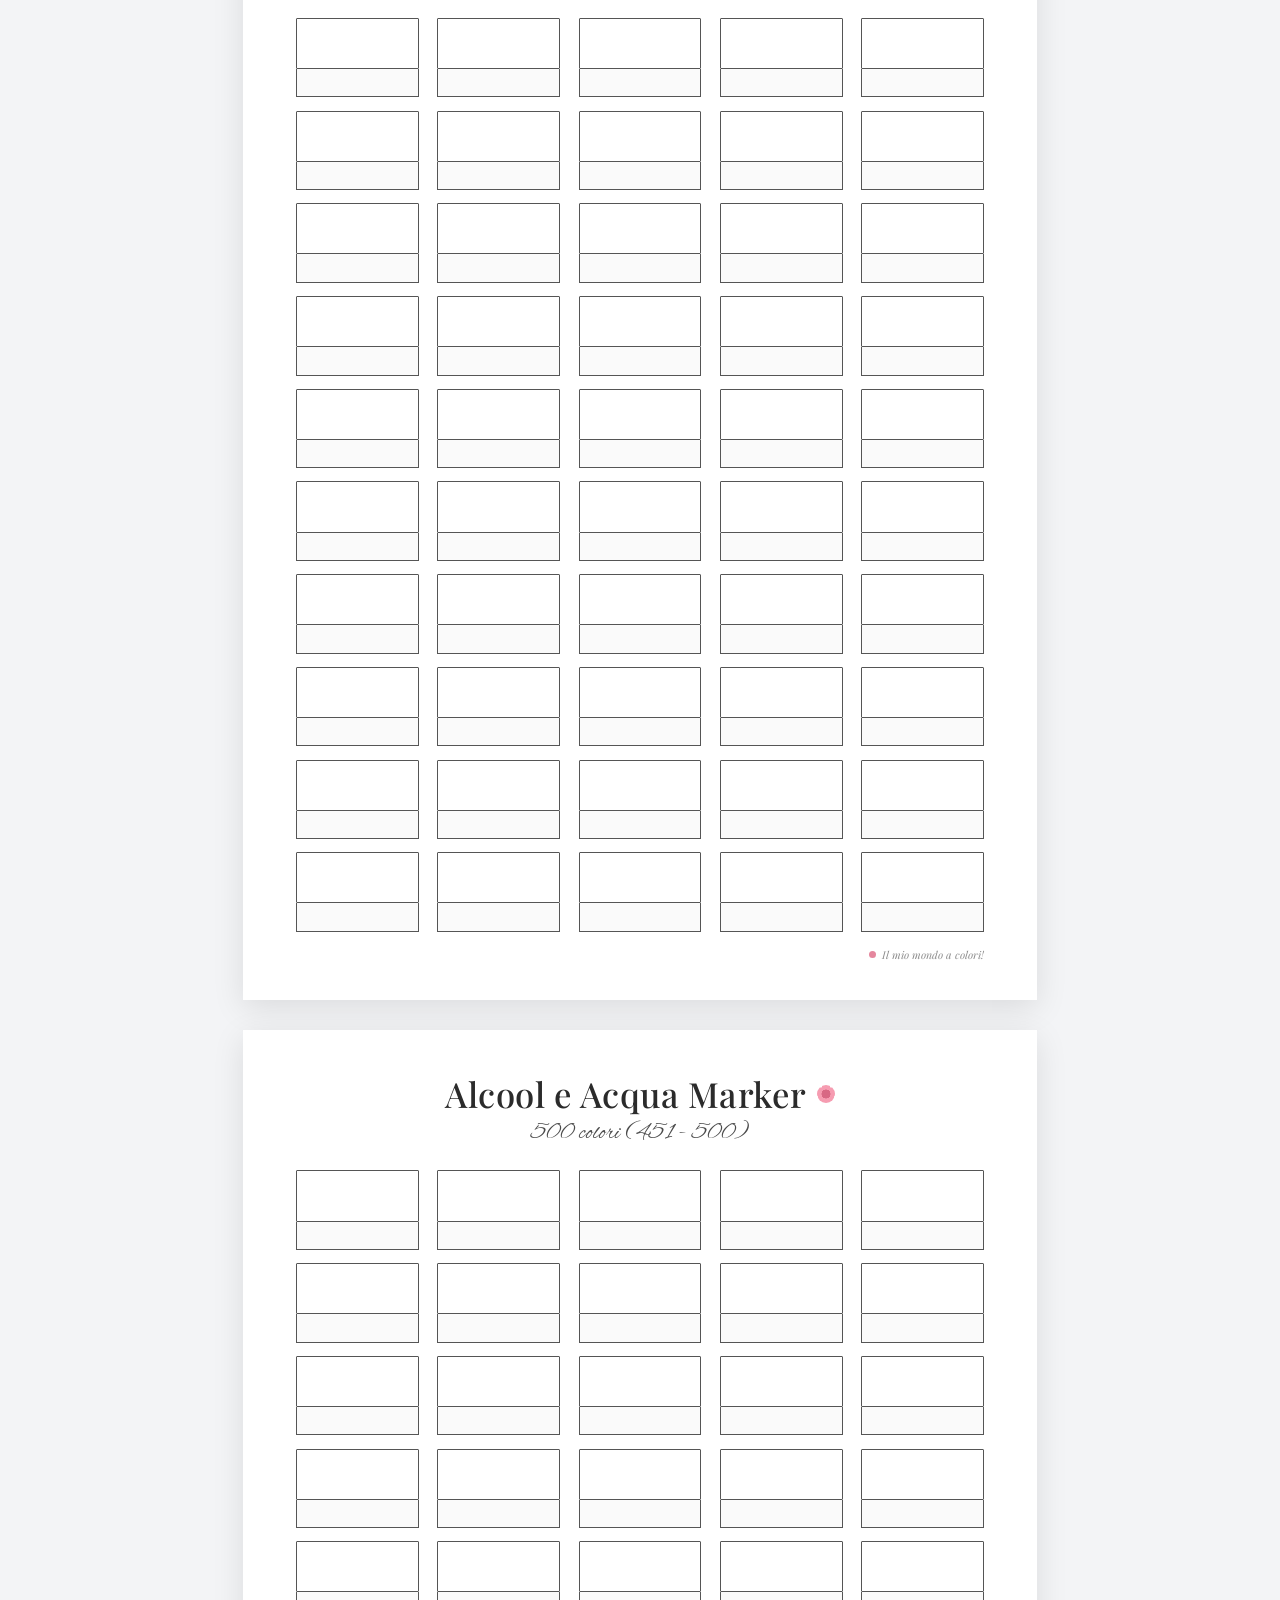
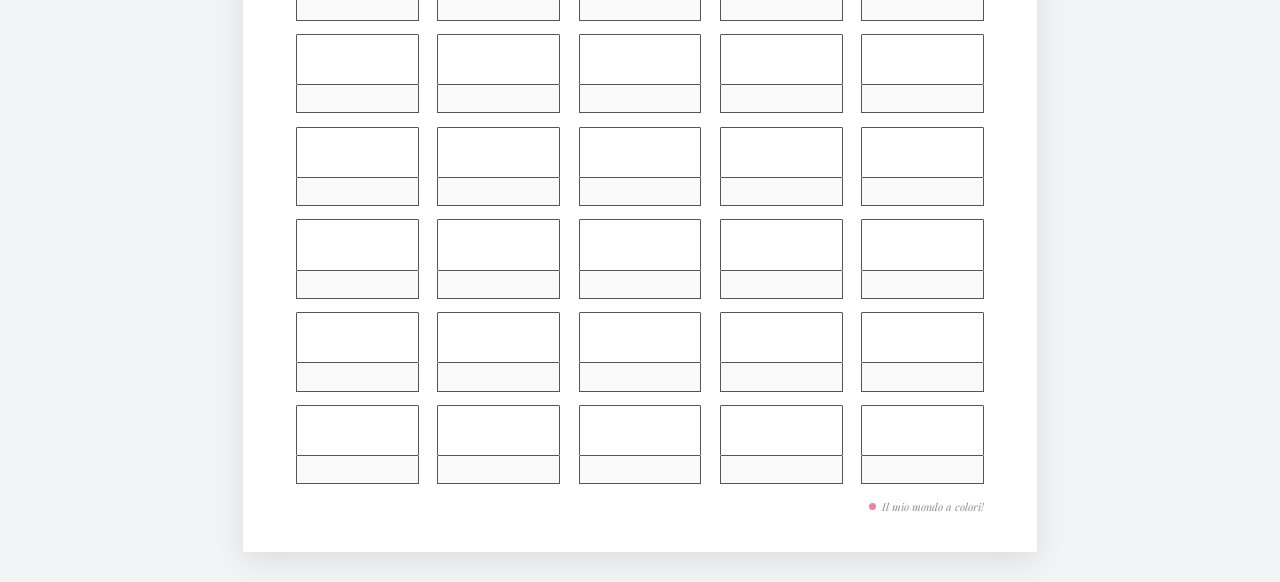
<file: Personalizza_Color_Chart.html>
<!DOCTYPE html>
<html lang="it">
<head>
    <meta charset="UTF-8">
    <meta name="viewport" content="width=device-width, initial-scale=1.0">
    <title>Color Chart 500 Colori - Modello Stampabile</title>
    <link rel="preconnect" href="https://fonts.googleapis.com">
    <link rel="preconnect" href="https://fonts.gstatic.com" crossorigin>
    <link href="https://fonts.googleapis.com/css2?family=Playfair+Display:ital,wght@0,500;0,600;1,400&family=Alex+Brush&family=Montserrat:wght@300;400;500&display=swap" rel="stylesheet">
    <style>
        :root {
            --primary: #d46a84;
            --primary-light: #fbebf0;
            --text-dark: #2c2c2c;
            --border-color: #555555;
            --border-width: 1px;
        }

        * {
            box-sizing: border-box;
            margin: 0;
            padding: 0;
        }

        body {
            font-family: 'Montserrat', sans-serif;
            background-color: #f3f4f6;
            color: #333;
            min-height: 100vh;
        }

        /* Controls Panel (hidden in print) */
        .controls-panel {
            position: sticky;
            top: 0;
            z-index: 1000;
            background: #ffffff;
            box-shadow: 0 4px 20px rgba(0, 0, 0, 0.08);
            border-bottom: 1px solid #e5e7eb;
            padding: 16px 24px;
        }

        .controls-container {
            max-width: 1200px;
            margin: 0 auto;
            display: flex;
            flex-wrap: wrap;
            align-items: center;
            justify-content: space-between;
            gap: 16px;
        }

        .panel-title {
            font-size: 1.15rem;
            font-weight: 600;
            color: #1f2937;
            display: flex;
            align-items: center;
            gap: 8px;
        }

        .controls-grid {
            display: flex;
            flex-wrap: wrap;
            align-items: center;
            gap: 14px;
        }

        .control-group {
            display: flex;
            flex-direction: column;
            gap: 4px;
        }

        .control-group label {
            font-size: 0.75rem;
            font-weight: 600;
            text-transform: uppercase;
            letter-spacing: 0.05em;
            color: #6b7280;
        }

        .control-group input,
        .control-group select {
            padding: 7px 12px;
            border: 1px solid #d1d5db;
            border-radius: 6px;
            font-size: 0.88rem;
            color: #1f2937;
            background: #fff;
            outline: none;
            transition: border-color 0.15s;
        }

        .control-group input:focus,
        .control-group select:focus {
            border-color: var(--primary);
            box-shadow: 0 0 0 2px rgba(212, 106, 132, 0.2);
        }

        .checkbox-group {
            display: flex;
            align-items: center;
            gap: 6px;
            margin-top: 18px;
            cursor: pointer;
            font-size: 0.85rem;
            color: #374151;
            user-select: none;
        }

        .checkbox-group input {
            accent-color: var(--primary);
            width: 16px;
            height: 16px;
            cursor: pointer;
        }

        .btn-print {
            background: linear-gradient(135deg, #d46a84, #be4f6b);
            color: #ffffff;
            border: none;
            padding: 10px 22px;
            font-size: 0.95rem;
            font-weight: 600;
            border-radius: 8px;
            cursor: pointer;
            display: flex;
            align-items: center;
            gap: 8px;
            transition: transform 0.1s, box-shadow 0.2s;
            box-shadow: 0 4px 12px rgba(212, 106, 132, 0.35);
        }

        .btn-print:hover {
            transform: translateY(-1px);
            box-shadow: 0 6px 16px rgba(212, 106, 132, 0.45);
        }

        .btn-print:active {
            transform: translateY(1px);
        }

        /* Printable Sheet View */
        .sheets-container {
            padding: 30px 15px;
            display: flex;
            flex-direction: column;
            align-items: center;
            gap: 30px;
        }

        .page-sheet {
            width: 210mm;
            min-height: 297mm;
            height: 297mm;
            background: #ffffff;
            padding: 12mm 14mm 10mm 14mm;
            box-shadow: 0 8px 30px rgba(0, 0, 0, 0.1);
            position: relative;
            display: flex;
            flex-direction: column;
            justify-content: space-between;
            page-break-after: always;
            box-sizing: border-box;
        }

        /* Header */
        .sheet-header {
            text-align: center;
            margin-bottom: 6mm;
        }

        .header-title-container {
            display: inline-flex;
            align-items: center;
            justify-content: center;
            gap: 8px;
            position: relative;
        }

        .sheet-title {
            font-family: 'Playfair Display', Georgia, serif;
            font-size: 26pt;
            font-weight: 500;
            color: #2b2b2b;
            letter-spacing: 0.5px;
            line-height: 1.1;
        }

        .flower-icon {
            display: inline-block;
            width: 18px;
            height: 18px;
            background: radial-gradient(circle at center, #d86884 35%, transparent 36%),
                        radial-gradient(circle at 50% 15%, #f69cb1 25%, transparent 26%),
                        radial-gradient(circle at 85% 40%, #f69cb1 25%, transparent 26%),
                        radial-gradient(circle at 70% 85%, #f69cb1 25%, transparent 26%),
                        radial-gradient(circle at 30% 85%, #f69cb1 25%, transparent 26%),
                        radial-gradient(circle at 15% 40%, #f69cb1 25%, transparent 26%);
            border-radius: 50%;
            margin-left: 2px;
        }

        .sheet-subtitle {
            font-family: 'Alex Brush', 'Brush Script MT', cursive;
            font-size: 17pt;
            color: #4a4a4a;
            margin-top: 1.5mm;
            letter-spacing: 0.5px;
        }

        /* Grid */
        .sheet-grid-wrapper {
            flex: 1;
            display: flex;
            flex-direction: column;
            justify-content: center;
        }

        .sheet-grid {
            display: grid;
            width: 100%;
            height: 100%;
            justify-content: space-between;
            align-content: space-between;
        }

        .swatch-item {
            display: flex;
            flex-direction: column;
            position: relative;
        }

        .swatch-box {
            width: 100%;
            height: 100%;
            border: var(--border-width) solid var(--border-color);
            background: #ffffff;
            box-sizing: border-box;
            border-radius: 1px;
            position: relative;
            display: flex;
            align-items: center;
            justify-content: center;
        }

        .swatch-number {
            position: absolute;
            bottom: 2px;
            font-size: 6pt;
            color: #aaa;
            font-family: 'Montserrat', sans-serif;
            font-weight: 500;
            pointer-events: none;
        }

        .code-box {
            border: var(--border-width) solid var(--border-color);
            border-top: none;
            height: 4.5mm;
            width: 100%;
            background: #fafafa;
        }

        /* Footer */
        .sheet-footer {
            display: flex;
            justify-content: flex-end;
            align-items: center;
            gap: 6px;
            padding-top: 4mm;
            font-family: 'Playfair Display', Georgia, serif;
            font-style: italic;
            font-size: 8pt;
            color: #8c8c8c;
        }

        .footer-flower {
            width: 7px;
            height: 7px;
            border-radius: 50%;
            background: #e5879e;
        }

        /* Print Settings */
        @media print {
            body {
                background: none;
                margin: 0;
                padding: 0;
            }

            .controls-panel {
                display: none !important;
            }

            .sheets-container {
                padding: 0;
                gap: 0;
            }

            .page-sheet {
                box-shadow: none;
                margin: 0;
                width: 210mm;
                height: 297mm;
                page-break-after: always;
                page-break-inside: avoid;
                -webkit-print-color-adjust: exact;
                print-color-adjust: exact;
            }

            @page {
                size: A4 portrait;
                margin: 0;
            }
        }
    </style>
</head>
<body>

    <!-- Controls Panel -->
    <header class="controls-panel">
        <div class="controls-container">
            <div class="panel-title">
                <span>🎨 Personalizza Color Chart (500 Colori)</span>
            </div>

            <div class="controls-grid">
                <div class="control-group">
                    <label>Formato / Pagine</label>
                    <select id="layoutSelect" onchange="renderSheets()">
                        <option value="10" selected>10 Fogli (50 colori/foglio: 5x10 - Riquadri Grandi per Nomi)</option>
                        <option value="5">5 Fogli (100 colori/foglio: 10x10)</option>
                        <option value="2">2 Fogli (250 colori/foglio: 10x25)</option>
                        <option value="1">1 Foglio (500 colori: 20x25)</option>
                    </select>
                </div>

                <div class="control-group">
                    <label>Titolo</label>
                    <input type="text" id="titleInput" value="Alcool e Acqua Marker" oninput="updateTexts()">
                </div>

                <div class="control-group">
                    <label>Sottotitolo</label>
                    <input type="text" id="subtitleInput" value="500 colori" oninput="updateTexts()">
                </div>

                <div class="control-group">
                    <label>Bordo Riquadri</label>
                    <select id="borderColorSelect" onchange="updateStyles()">
                        <option value="#555555" selected>Grigio medio (come originale)</option>
                        <option value="#888888">Grigio chiaro delicato</option>
                        <option value="#222222">Nero marcato</option>
                    </select>
                </div>

                <label class="checkbox-group">
                    <input type="checkbox" id="numberingCheck" onchange="renderSheets()">
                    <span>Mostra numeri (1 - 500)</span>
                </label>

                <label class="checkbox-group">
                    <input type="checkbox" id="codeBoxCheck" onchange="renderSheets()">
                    <span>Spazio codice colore sotto</span>
                </label>
            </div>

            <button class="btn-print" onclick="window.print()">
                <span>🖨️ Stampa o Salva PDF</span>
            </button>
        </div>
    </header>

    <!-- Sheets Container -->
    <main class="sheets-container" id="sheetsContainer">
        <!-- Rendered dynamically -->
    </main>

    <script>
        const TOTAL_COLORS = 500;

        function updateStyles() {
            const color = document.getElementById('borderColorSelect').value;
            document.documentElement.style.setProperty('--border-color', color);
        }

        function updateTexts() {
            const title = document.getElementById('titleInput').value || 'Alcool e Acqua Marker';
            const subtitle = document.getElementById('subtitleInput').value || '500 colori';
            const layout = parseInt(document.getElementById('layoutSelect').value, 10);

            document.querySelectorAll('.sheet-title').forEach(el => el.textContent = title);

            document.querySelectorAll('.page-sheet').forEach((sheet, idx) => {
                const subEl = sheet.querySelector('.sheet-subtitle');
                if (subEl) {
                    if (layout > 1) {
                        const start = idx * Math.ceil(TOTAL_COLORS / layout) + 1;
                        const end = Math.min((idx + 1) * Math.ceil(TOTAL_COLORS / layout), TOTAL_COLORS);
                        subEl.textContent = `${subtitle} (${start} - ${end})`;
                    } else {
                        subEl.textContent = subtitle;
                    }
                }
            });
        }

        function renderSheets() {
            const container = document.getElementById('sheetsContainer');
            container.innerHTML = '';

            const layout = parseInt(document.getElementById('layoutSelect').value, 10);
            const title = document.getElementById('titleInput').value || 'Alcool e Acqua Marker';
            const subtitle = document.getElementById('subtitleInput').value || '500 colori';
            const showNumbers = document.getElementById('numberingCheck').checked;
            const showCodeBox = document.getElementById('codeBoxCheck').checked;

            let numPages, cols, rowsPerPage;

            if (layout === 10) {
                numPages = 10;
                cols = 5;
                rowsPerPage = 10;
            } else if (layout === 1) {
                numPages = 1;
                cols = 20;
                rowsPerPage = 25;
            } else if (layout === 2) {
                numPages = 2;
                cols = 10;
                rowsPerPage = 25;
            } else { // 5 pages
                numPages = 5;
                cols = 10;
                rowsPerPage = 10;
            }

            let currentColor = 1;

            for (let p = 0; p < numPages; p++) {
                const sheet = document.createElement('div');
                sheet.className = 'page-sheet';

                const startNum = currentColor;
                const endNum = Math.min(startNum + (cols * rowsPerPage) - 1, TOTAL_COLORS);
                const subText = numPages > 1 ? `${subtitle} (${startNum} - ${endNum})` : subtitle;

                sheet.innerHTML = `
                    <div class="sheet-header">
                        <div class="header-title-container">
                            <h1 class="sheet-title">${title}</h1>
                            <span class="flower-icon"></span>
                        </div>
                        <div class="sheet-subtitle">${subText}</div>
                    </div>
                    <div class="sheet-grid-wrapper">
                        <div class="sheet-grid" style="grid-template-columns: repeat(${cols}, 1fr); grid-template-rows: repeat(${rowsPerPage}, 1fr); gap: ${layout === 1 ? '2.2mm 1.8mm' : layout === 2 ? '2.5mm 4mm' : layout === 10 ? '3.5mm 5mm' : '4.5mm 4.5mm'};">
                        </div>
                    </div>
                    <div class="sheet-footer">
                        <span class="footer-flower"></span>
                        <span>Il mio mondo a colori!</span>
                    </div>
                `;

                const grid = sheet.querySelector('.sheet-grid');

                for (let i = 0; i < cols * rowsPerPage; i++) {
                    const item = document.createElement('div');
                    item.className = 'swatch-item';

                    if (currentColor <= TOTAL_COLORS) {
                        if (showCodeBox || layout === 10) {
                            item.innerHTML = `
                                <div class="swatch-box" style="flex: 1;">
                                    ${showNumbers ? `<span class="swatch-number">${currentColor}</span>` : ''}
                                </div>
                                <div class="code-box" style="height: ${layout === 10 ? '7.5mm' : '4.5mm'};"></div>
                            `;
                        } else {
                            item.innerHTML = `
                                <div class="swatch-box" style="flex: 1;">
                                    ${showNumbers ? `<span class="swatch-number">${currentColor}</span>` : ''}
                                </div>
                            `;
                        }
                        currentColor++;
                    } else {
                        // Empty spacer if not all slots filled on last page
                        item.style.visibility = 'hidden';
                    }

                    grid.appendChild(item);
                }

                container.appendChild(sheet);
            }

            updateStyles();
        }

        // Initialize
        renderSheets();
    </script>
</body>
</html>
</file>
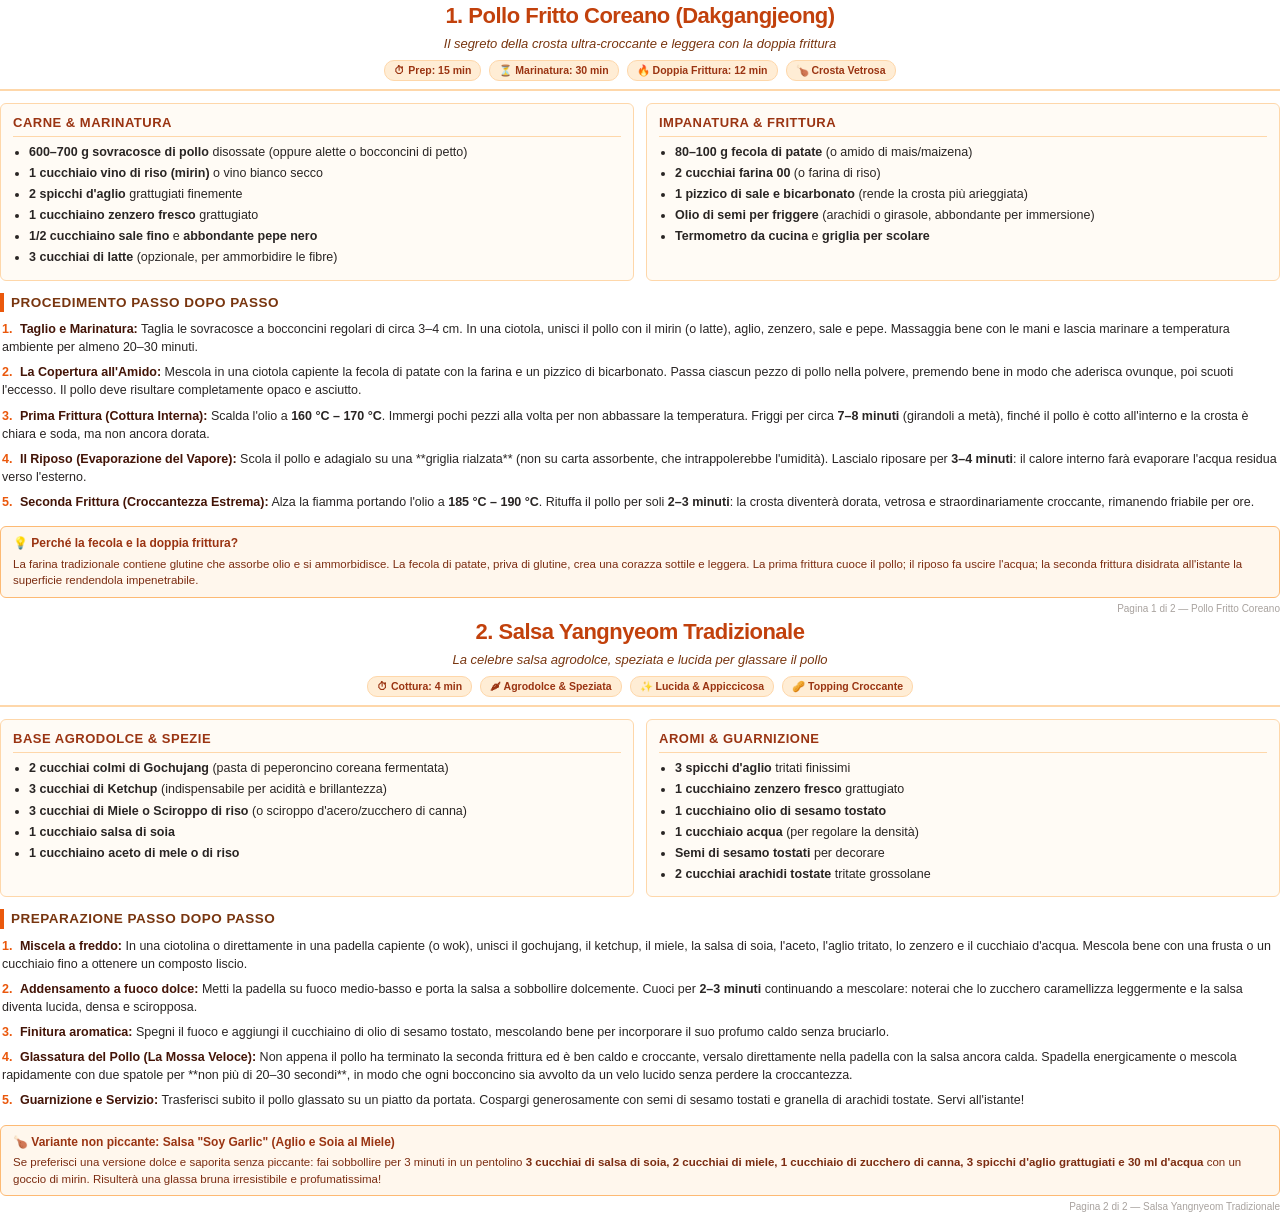
<file: pollo_fritto_coreano.html>
<!DOCTYPE html>
<html lang="it">
<head>
    <meta charset="UTF-8">
    <title>Pollo Fritto Coreano e Salsa Yangnyeom</title>
    <style>
        @page {
            size: A4;
            margin: 12mm 15mm;
        }
        body {
            font-family: -apple-system, BlinkMacSystemFont, "Segoe UI", Roboto, "Helvetica Neue", Arial, sans-serif;
            color: #292524;
            line-height: 1.45;
            margin: 0;
            padding: 0;
            background: #ffffff;
            font-size: 12.5px;
        }
        .page {
            page-break-after: always;
            break-after: page;
            height: 100%;
            display: flex;
            flex-direction: column;
            justify-content: space-between;
        }
        .page:last-child {
            page-break-after: avoid;
            break-after: avoid;
        }
        .header {
            text-align: center;
            border-bottom: 2px solid #fed7aa;
            padding-bottom: 8px;
            margin-bottom: 12px;
        }
        .header h1 {
            margin: 0 0 3px 0;
            font-size: 22px;
            color: #c2410c;
            letter-spacing: -0.5px;
        }
        .header .subtitle {
            font-size: 13px;
            color: #78350f;
            font-style: italic;
            margin-bottom: 6px;
        }
        .tags {
            display: flex;
            justify-content: center;
            gap: 8px;
        }
        .tag {
            background: #ffedd5;
            padding: 2px 9px;
            border-radius: 10px;
            font-size: 10.5px;
            font-weight: 600;
            color: #9a3412;
            border: 1px solid #fed7aa;
        }
        .grid {
            display: grid;
            grid-template-columns: 1fr 1fr;
            gap: 12px;
            margin-bottom: 12px;
        }
        .card {
            background: #fffbf5;
            border: 1px solid #fed7aa;
            border-radius: 6px;
            padding: 10px 12px;
        }
        .card h2 {
            margin-top: 0;
            margin-bottom: 6px;
            font-size: 13px;
            color: #9a3412;
            border-bottom: 1px solid #fed7aa;
            padding-bottom: 3px;
            text-transform: uppercase;
            letter-spacing: 0.5px;
        }
        ul {
            margin: 0;
            padding-left: 16px;
        }
        li {
            margin-bottom: 3px;
        }
        .section-title {
            font-size: 13.5px;
            font-weight: 700;
            color: #78350f;
            margin: 10px 0 8px 0;
            text-transform: uppercase;
            letter-spacing: 0.5px;
            border-left: 4px solid #ea580c;
            padding-left: 7px;
        }
        .step {
            margin-bottom: 7px;
            padding-left: 2px;
        }
        .step-num {
            font-weight: 700;
            color: #ea580c;
            margin-right: 4px;
        }
        .step-title {
            font-weight: 700;
            color: #431407;
        }
        .tip-box {
            background: #fff7ed;
            border: 1px solid #fdba74;
            border-radius: 6px;
            padding: 8px 12px;
            margin-top: 8px;
        }
        .tip-box h3 {
            margin: 0 0 3px 0;
            font-size: 12px;
            color: #9a3412;
        }
        .tip-box p {
            margin: 0;
            color: #7c2d12;
            font-size: 11.5px;
        }
        .page-num {
            text-align: right;
            font-size: 10px;
            color: #a8a29e;
            margin-top: 4px;
        }
    </style>
</head>
<body>

    <!-- PAGINA 1: IL POLLO FRITTO -->
    <div class="page">
        <div>
            <div class="header">
                <h1>1. Pollo Fritto Coreano (Dakgangjeong)</h1>
                <div class="subtitle">Il segreto della crosta ultra-croccante e leggera con la doppia frittura</div>
                <div class="tags">
                    <span class="tag">⏱ Prep: 15 min</span>
                    <span class="tag">⏳ Marinatura: 30 min</span>
                    <span class="tag">🔥 Doppia Frittura: 12 min</span>
                    <span class="tag">🍗 Crosta Vetrosa</span>
                </div>
            </div>

            <div class="grid">
                <div class="card">
                    <h2>Carne & Marinatura</h2>
                    <ul>
                        <li><strong>600–700 g sovracosce di pollo</strong> disossate (oppure alette o bocconcini di petto)</li>
                        <li><strong>1 cucchiaio vino di riso (mirin)</strong> o vino bianco secco</li>
                        <li><strong>2 spicchi d'aglio</strong> grattugiati finemente</li>
                        <li><strong>1 cucchiaino zenzero fresco</strong> grattugiato</li>
                        <li><strong>1/2 cucchiaino sale fino</strong> e <strong>abbondante pepe nero</strong></li>
                        <li><strong>3 cucchiai di latte</strong> (opzionale, per ammorbidire le fibre)</li>
                    </ul>
                </div>
                <div class="card">
                    <h2>Impanatura & Frittura</h2>
                    <ul>
                        <li><strong>80–100 g fecola di patate</strong> (o amido di mais/maizena)</li>
                        <li><strong>2 cucchiai farina 00</strong> (o farina di riso)</li>
                        <li><strong>1 pizzico di sale e bicarbonato</strong> (rende la crosta più arieggiata)</li>
                        <li><strong>Olio di semi per friggere</strong> (arachidi o girasole, abbondante per immersione)</li>
                        <li><strong>Termometro da cucina</strong> e <strong>griglia per scolare</strong></li>
                    </ul>
                </div>
            </div>

            <div class="section-title">Procedimento Passo dopo Passo</div>

            <div class="step">
                <span class="step-num">1.</span>
                <span class="step-title">Taglio e Marinatura:</span>
                Taglia le sovracosce a bocconcini regolari di circa 3–4 cm. In una ciotola, unisci il pollo con il mirin (o latte), aglio, zenzero, sale e pepe. Massaggia bene con le mani e lascia marinare a temperatura ambiente per almeno 20–30 minuti.
            </div>

            <div class="step">
                <span class="step-num">2.</span>
                <span class="step-title">La Copertura all'Amido:</span>
                Mescola in una ciotola capiente la fecola di patate con la farina e un pizzico di bicarbonato. Passa ciascun pezzo di pollo nella polvere, premendo bene in modo che aderisca ovunque, poi scuoti l'eccesso. Il pollo deve risultare completamente opaco e asciutto.
            </div>

            <div class="step">
                <span class="step-num">3.</span>
                <span class="step-title">Prima Frittura (Cottura Interna):</span>
                Scalda l'olio a <strong>160 °C – 170 °C</strong>. Immergi pochi pezzi alla volta per non abbassare la temperatura. Friggi per circa <strong>7–8 minuti</strong> (girandoli a metà), finché il pollo è cotto all'interno e la crosta è chiara e soda, ma non ancora dorata.
            </div>

            <div class="step">
                <span class="step-num">4.</span>
                <span class="step-title">Il Riposo (Evaporazione del Vapore):</span>
                Scola il pollo e adagialo su una **griglia rialzata** (non su carta assorbente, che intrappolerebbe l'umidità). Lascialo riposare per <strong>3–4 minuti</strong>: il calore interno farà evaporare l'acqua residua verso l'esterno.
            </div>

            <div class="step">
                <span class="step-num">5.</span>
                <span class="step-title">Seconda Frittura (Croccantezza Estrema):</span>
                Alza la fiamma portando l'olio a <strong>185 °C – 190 °C</strong>. Rituffa il pollo per soli <strong>2–3 minuti</strong>: la crosta diventerà dorata, vetrosa e straordinariamente croccante, rimanendo friabile per ore.
            </div>
        </div>

        <div>
            <div class="tip-box">
                <h3>💡 Perché la fecola e la doppia frittura?</h3>
                <p>La farina tradizionale contiene glutine che assorbe olio e si ammorbidisce. La fecola di patate, priva di glutine, crea una corazza sottile e leggera. La prima frittura cuoce il pollo; il riposo fa uscire l'acqua; la seconda frittura disidrata all'istante la superficie rendendola impenetrabile.</p>
            </div>
            <div class="page-num">Pagina 1 di 2 — Pollo Fritto Coreano</div>
        </div>
    </div>

    <!-- PAGINA 2: LA SALSA YANGNYEOM -->
    <div class="page">
        <div>
            <div class="header">
                <h1>2. Salsa Yangnyeom Tradizionale</h1>
                <div class="subtitle">La celebre salsa agrodolce, speziata e lucida per glassare il pollo</div>
                <div class="tags">
                    <span class="tag">⏱ Cottura: 4 min</span>
                    <span class="tag">🌶 Agrodolce & Speziata</span>
                    <span class="tag">✨ Lucida & Appiccicosa</span>
                    <span class="tag">🥜 Topping Croccante</span>
                </div>
            </div>

            <div class="grid">
                <div class="card">
                    <h2>Base Agrodolce & Spezie</h2>
                    <ul>
                        <li><strong>2 cucchiai colmi di Gochujang</strong> (pasta di peperoncino coreana fermentata)</li>
                        <li><strong>3 cucchiai di Ketchup</strong> (indispensabile per acidità e brillantezza)</li>
                        <li><strong>3 cucchiai di Miele o Sciroppo di riso</strong> (o sciroppo d'acero/zucchero di canna)</li>
                        <li><strong>1 cucchiaio salsa di soia</strong></li>
                        <li><strong>1 cucchiaino aceto di mele o di riso</strong></li>
                    </ul>
                </div>
                <div class="card">
                    <h2>Aromi & Guarnizione</h2>
                    <ul>
                        <li><strong>3 spicchi d'aglio</strong> tritati finissimi</li>
                        <li><strong>1 cucchiaino zenzero fresco</strong> grattugiato</li>
                        <li><strong>1 cucchiaino olio di sesamo tostato</strong></li>
                        <li><strong>1 cucchiaio acqua</strong> (per regolare la densità)</li>
                        <li><strong>Semi di sesamo tostati</strong> per decorare</li>
                        <li><strong>2 cucchiai arachidi tostate</strong> tritate grossolane</li>
                    </ul>
                </div>
            </div>

            <div class="section-title">Preparazione Passo dopo Passo</div>

            <div class="step">
                <span class="step-num">1.</span>
                <span class="step-title">Miscela a freddo:</span>
                In una ciotolina o direttamente in una padella capiente (o wok), unisci il gochujang, il ketchup, il miele, la salsa di soia, l'aceto, l'aglio tritato, lo zenzero e il cucchiaio d'acqua. Mescola bene con una frusta o un cucchiaio fino a ottenere un composto liscio.
            </div>

            <div class="step">
                <span class="step-num">2.</span>
                <span class="step-title">Addensamento a fuoco dolce:</span>
                Metti la padella su fuoco medio-basso e porta la salsa a sobbollire dolcemente. Cuoci per <strong>2–3 minuti</strong> continuando a mescolare: noterai che lo zucchero caramellizza leggermente e la salsa diventa lucida, densa e sciropposa.
            </div>

            <div class="step">
                <span class="step-num">3.</span>
                <span class="step-title">Finitura aromatica:</span>
                Spegni il fuoco e aggiungi il cucchiaino di olio di sesamo tostato, mescolando bene per incorporare il suo profumo caldo senza bruciarlo.
            </div>

            <div class="step">
                <span class="step-num">4.</span>
                <span class="step-title">Glassatura del Pollo (La Mossa Veloce):</span>
                Non appena il pollo ha terminato la seconda frittura ed è ben caldo e croccante, versalo direttamente nella padella con la salsa ancora calda. Spadella energicamente o mescola rapidamente con due spatole per **non più di 20–30 secondi**, in modo che ogni bocconcino sia avvolto da un velo lucido senza perdere la croccantezza.
            </div>

            <div class="step">
                <span class="step-num">5.</span>
                <span class="step-title">Guarnizione e Servizio:</span>
                Trasferisci subito il pollo glassato su un piatto da portata. Cospargi generosamente con semi di sesamo tostati e granella di arachidi tostate. Servi all'istante!
            </div>
        </div>

        <div>
            <div class="tip-box">
                <h3>🍗 Variante non piccante: Salsa "Soy Garlic" (Aglio e Soia al Miele)</h3>
                <p>Se preferisci una versione dolce e saporita senza piccante: fai sobbollire per 3 minuti in un pentolino <strong>3 cucchiai di salsa di soia, 2 cucchiai di miele, 1 cucchiaio di zucchero di canna, 3 spicchi d'aglio grattugiati e 30 ml d'acqua</strong> con un goccio di mirin. Risulterà una glassa bruna irresistibile e profumatissima!</p>
            </div>
            <div class="page-num">Pagina 2 di 2 — Salsa Yangnyeom Tradizionale</div>
        </div>
    </div>

</body>
</html>
</file>
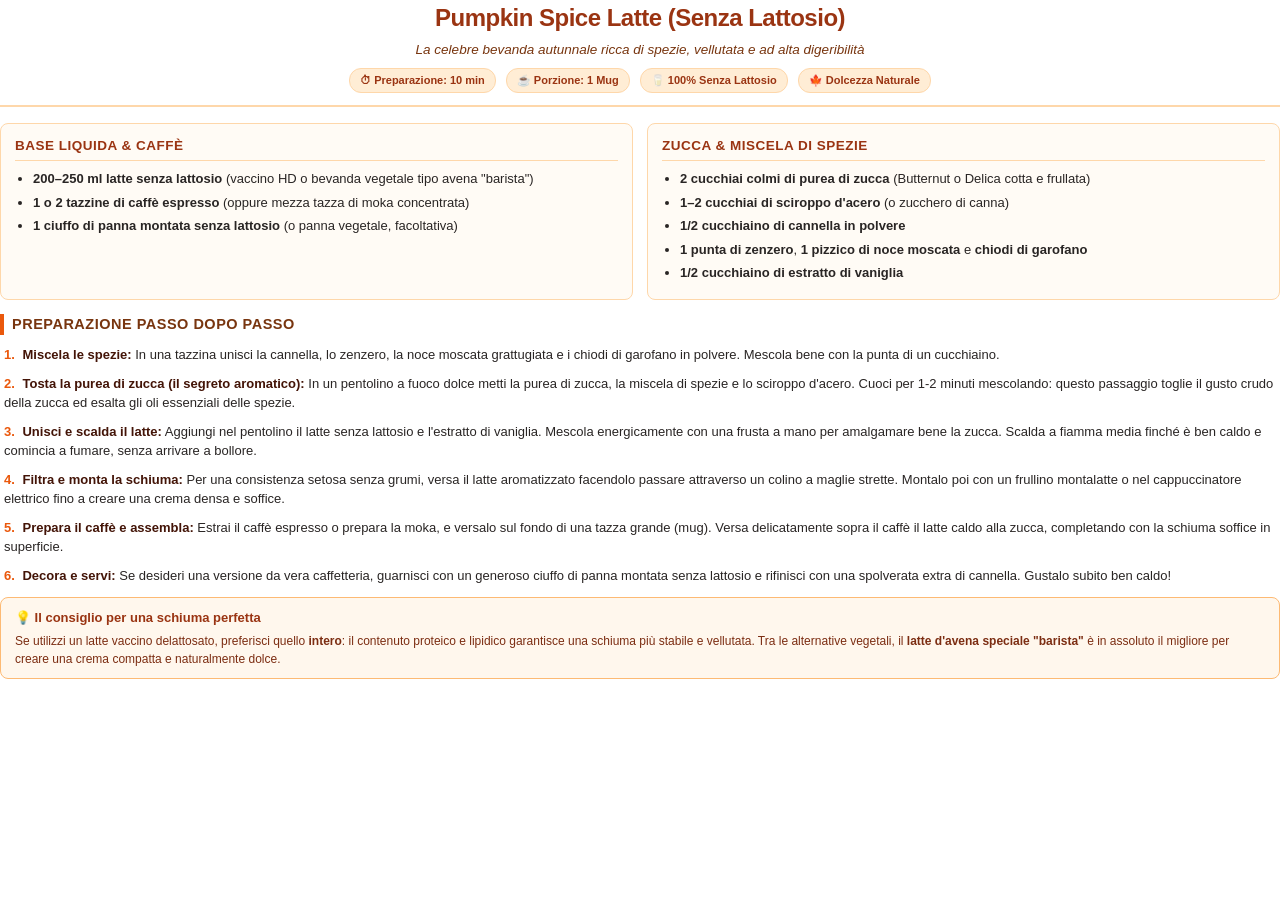
<file: pumpkin_spice_latte.html>
<!DOCTYPE html>
<html lang="it">
<head>
    <meta charset="UTF-8">
    <title>Ricetta Pumpkin Spice Latte Senza Lattosio</title>
    <style>
        @page {
            size: A4;
            margin: 14mm 16mm;
        }
        body {
            font-family: -apple-system, BlinkMacSystemFont, "Segoe UI", Roboto, "Helvetica Neue", Arial, sans-serif;
            color: #292524;
            line-height: 1.5;
            margin: 0;
            padding: 0;
            background: #ffffff;
            font-size: 13px;
        }
        .header {
            text-align: center;
            border-bottom: 2px solid #fed7aa;
            padding-bottom: 12px;
            margin-bottom: 16px;
        }
        .header h1 {
            margin: 0 0 4px 0;
            font-size: 24px;
            color: #9a3412;
            letter-spacing: -0.5px;
        }
        .header .subtitle {
            font-size: 13.5px;
            color: #78350f;
            font-style: italic;
            margin-bottom: 8px;
        }
        .tags {
            display: flex;
            justify-content: center;
            gap: 10px;
            margin-top: 6px;
        }
        .tag {
            background: #ffedd5;
            padding: 3px 10px;
            border-radius: 12px;
            font-size: 11px;
            font-weight: 600;
            color: #9a3412;
            border: 1px solid #fed7aa;
        }
        .grid {
            display: grid;
            grid-template-columns: 1fr 1fr;
            gap: 14px;
            margin-bottom: 14px;
        }
        .card {
            background: #fffbf5;
            border: 1px solid #fed7aa;
            border-radius: 8px;
            padding: 12px 14px;
        }
        .card h2 {
            margin-top: 0;
            margin-bottom: 8px;
            font-size: 13.5px;
            color: #9a3412;
            border-bottom: 1px solid #fed7aa;
            padding-bottom: 4px;
            text-transform: uppercase;
            letter-spacing: 0.5px;
        }
        ul {
            margin: 0;
            padding-left: 18px;
        }
        li {
            margin-bottom: 4px;
        }
        .section-title {
            font-size: 14.5px;
            font-weight: 700;
            color: #78350f;
            margin: 14px 0 10px 0;
            text-transform: uppercase;
            letter-spacing: 0.5px;
            border-left: 4px solid #ea580c;
            padding-left: 8px;
        }
        .step {
            margin-bottom: 9px;
            padding-left: 4px;
        }
        .step-num {
            font-weight: 700;
            color: #ea580c;
            margin-right: 4px;
        }
        .step-title {
            font-weight: 700;
            color: #431407;
        }
        .tip-box {
            background: #fff7ed;
            border: 1px solid #fdba74;
            border-radius: 8px;
            padding: 10px 14px;
            margin-top: 12px;
        }
        .tip-box h3 {
            margin: 0 0 4px 0;
            font-size: 13px;
            color: #9a3412;
        }
        .tip-box p {
            margin: 0;
            color: #7c2d12;
            font-size: 12px;
        }
    </style>
</head>
<body>

    <div class="header">
        <h1>Pumpkin Spice Latte (Senza Lattosio)</h1>
        <div class="subtitle">La celebre bevanda autunnale ricca di spezie, vellutata e ad alta digeribilità</div>
        <div class="tags">
            <span class="tag">⏱ Preparazione: 10 min</span>
            <span class="tag">☕ Porzione: 1 Mug</span>
            <span class="tag">🥛 100% Senza Lattosio</span>
            <span class="tag">🍁 Dolcezza Naturale</span>
        </div>
    </div>

    <div class="grid">
        <div class="card">
            <h2>Base Liquida & Caffè</h2>
            <ul>
                <li><strong>200–250 ml latte senza lattosio</strong> (vaccino HD o bevanda vegetale tipo avena "barista")</li>
                <li><strong>1 o 2 tazzine di caffè espresso</strong> (oppure mezza tazza di moka concentrata)</li>
                <li><strong>1 ciuffo di panna montata senza lattosio</strong> (o panna vegetale, facoltativa)</li>
            </ul>
        </div>
        <div class="card">
            <h2>Zucca & Miscela di Spezie</h2>
            <ul>
                <li><strong>2 cucchiai colmi di purea di zucca</strong> (Butternut o Delica cotta e frullata)</li>
                <li><strong>1–2 cucchiai di sciroppo d'acero</strong> (o zucchero di canna)</li>
                <li><strong>1/2 cucchiaino di cannella in polvere</strong></li>
                <li><strong>1 punta di zenzero</strong>, <strong>1 pizzico di noce moscata</strong> e <strong>chiodi di garofano</strong></li>
                <li><strong>1/2 cucchiaino di estratto di vaniglia</strong></li>
            </ul>
        </div>
    </div>

    <div class="section-title">Preparazione Passo dopo Passo</div>

    <div class="step">
        <span class="step-num">1.</span>
        <span class="step-title">Miscela le spezie:</span>
        In una tazzina unisci la cannella, lo zenzero, la noce moscata grattugiata e i chiodi di garofano in polvere. Mescola bene con la punta di un cucchiaino.
    </div>

    <div class="step">
        <span class="step-num">2.</span>
        <span class="step-title">Tosta la purea di zucca (il segreto aromatico):</span>
        In un pentolino a fuoco dolce metti la purea di zucca, la miscela di spezie e lo sciroppo d'acero. Cuoci per 1-2 minuti mescolando: questo passaggio toglie il gusto crudo della zucca ed esalta gli oli essenziali delle spezie.
    </div>

    <div class="step">
        <span class="step-num">3.</span>
        <span class="step-title">Unisci e scalda il latte:</span>
        Aggiungi nel pentolino il latte senza lattosio e l'estratto di vaniglia. Mescola energicamente con una frusta a mano per amalgamare bene la zucca. Scalda a fiamma media finché è ben caldo e comincia a fumare, senza arrivare a bollore.
    </div>

    <div class="step">
        <span class="step-num">4.</span>
        <span class="step-title">Filtra e monta la schiuma:</span>
        Per una consistenza setosa senza grumi, versa il latte aromatizzato facendolo passare attraverso un colino a maglie strette. Montalo poi con un frullino montalatte o nel cappuccinatore elettrico fino a creare una crema densa e soffice.
    </div>

    <div class="step">
        <span class="step-num">5.</span>
        <span class="step-title">Prepara il caffè e assembla:</span>
        Estrai il caffè espresso o prepara la moka, e versalo sul fondo di una tazza grande (mug). Versa delicatamente sopra il caffè il latte caldo alla zucca, completando con la schiuma soffice in superficie.
    </div>

    <div class="step">
        <span class="step-num">6.</span>
        <span class="step-title">Decora e servi:</span>
        Se desideri una versione da vera caffetteria, guarnisci con un generoso ciuffo di panna montata senza lattosio e rifinisci con una spolverata extra di cannella. Gustalo subito ben caldo!
    </div>

    <div class="tip-box">
        <h3>💡 Il consiglio per una schiuma perfetta</h3>
        <p>Se utilizzi un latte vaccino delattosato, preferisci quello <strong>intero</strong>: il contenuto proteico e lipidico garantisce una schiuma più stabile e vellutata. Tra le alternative vegetali, il <strong>latte d'avena speciale "barista"</strong> è in assoluto il migliore per creare una crema compatta e naturalmente dolce.</p>
    </div>

</body>
</html>
</file>
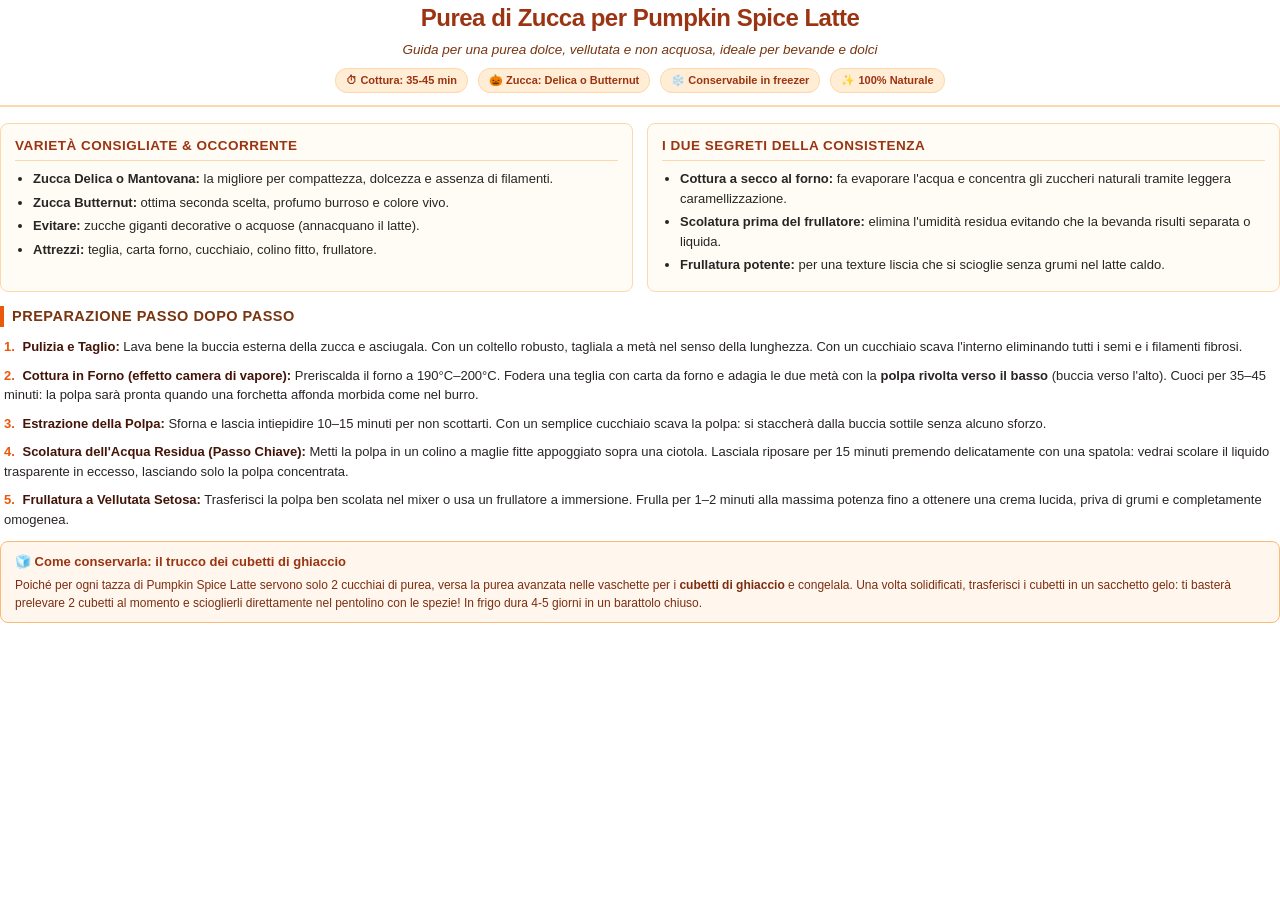
<file: purea_zucca.html>
<!DOCTYPE html>
<html lang="it">
<head>
    <meta charset="UTF-8">
    <title>Guida Purea di Zucca per Pumpkin Spice Latte</title>
    <style>
        @page {
            size: A4;
            margin: 14mm 16mm;
        }
        body {
            font-family: -apple-system, BlinkMacSystemFont, "Segoe UI", Roboto, "Helvetica Neue", Arial, sans-serif;
            color: #292524;
            line-height: 1.5;
            margin: 0;
            padding: 0;
            background: #ffffff;
            font-size: 13px;
        }
        .header {
            text-align: center;
            border-bottom: 2px solid #fed7aa;
            padding-bottom: 12px;
            margin-bottom: 16px;
        }
        .header h1 {
            margin: 0 0 4px 0;
            font-size: 24px;
            color: #9a3412;
            letter-spacing: -0.5px;
        }
        .header .subtitle {
            font-size: 13.5px;
            color: #78350f;
            font-style: italic;
            margin-bottom: 8px;
        }
        .tags {
            display: flex;
            justify-content: center;
            gap: 10px;
            margin-top: 6px;
        }
        .tag {
            background: #ffedd5;
            padding: 3px 10px;
            border-radius: 12px;
            font-size: 11px;
            font-weight: 600;
            color: #9a3412;
            border: 1px solid #fed7aa;
        }
        .grid {
            display: grid;
            grid-template-columns: 1fr 1fr;
            gap: 14px;
            margin-bottom: 14px;
        }
        .card {
            background: #fffbf5;
            border: 1px solid #fed7aa;
            border-radius: 8px;
            padding: 12px 14px;
        }
        .card h2 {
            margin-top: 0;
            margin-bottom: 8px;
            font-size: 13.5px;
            color: #9a3412;
            border-bottom: 1px solid #fed7aa;
            padding-bottom: 4px;
            text-transform: uppercase;
            letter-spacing: 0.5px;
        }
        ul {
            margin: 0;
            padding-left: 18px;
        }
        li {
            margin-bottom: 4px;
        }
        .section-title {
            font-size: 14.5px;
            font-weight: 700;
            color: #78350f;
            margin: 14px 0 10px 0;
            text-transform: uppercase;
            letter-spacing: 0.5px;
            border-left: 4px solid #ea580c;
            padding-left: 8px;
        }
        .step {
            margin-bottom: 9px;
            padding-left: 4px;
        }
        .step-num {
            font-weight: 700;
            color: #ea580c;
            margin-right: 4px;
        }
        .step-title {
            font-weight: 700;
            color: #431407;
        }
        .tip-box {
            background: #fff7ed;
            border: 1px solid #fdba74;
            border-radius: 8px;
            padding: 10px 14px;
            margin-top: 12px;
        }
        .tip-box h3 {
            margin: 0 0 4px 0;
            font-size: 13px;
            color: #9a3412;
        }
        .tip-box p {
            margin: 0;
            color: #7c2d12;
            font-size: 12px;
        }
    </style>
</head>
<body>

    <div class="header">
        <h1>Purea di Zucca per Pumpkin Spice Latte</h1>
        <div class="subtitle">Guida per una purea dolce, vellutata e non acquosa, ideale per bevande e dolci</div>
        <div class="tags">
            <span class="tag">⏱ Cottura: 35-45 min</span>
            <span class="tag">🎃 Zucca: Delica o Butternut</span>
            <span class="tag">❄️ Conservabile in freezer</span>
            <span class="tag">✨ 100% Naturale</span>
        </div>
    </div>

    <div class="grid">
        <div class="card">
            <h2>Varietà Consigliate & Occorrente</h2>
            <ul>
                <li><strong>Zucca Delica o Mantovana:</strong> la migliore per compattezza, dolcezza e assenza di filamenti.</li>
                <li><strong>Zucca Butternut:</strong> ottima seconda scelta, profumo burroso e colore vivo.</li>
                <li><strong>Evitare:</strong> zucche giganti decorative o acquose (annacquano il latte).</li>
                <li><strong>Attrezzi:</strong> teglia, carta forno, cucchiaio, colino fitto, frullatore.</li>
            </ul>
        </div>
        <div class="card">
            <h2>I Due Segreti della Consistenza</h2>
            <ul>
                <li><strong>Cottura a secco al forno:</strong> fa evaporare l'acqua e concentra gli zuccheri naturali tramite leggera caramellizzazione.</li>
                <li><strong>Scolatura prima del frullatore:</strong> elimina l'umidità residua evitando che la bevanda risulti separata o liquida.</li>
                <li><strong>Frullatura potente:</strong> per una texture liscia che si scioglie senza grumi nel latte caldo.</li>
            </ul>
        </div>
    </div>

    <div class="section-title">Preparazione Passo dopo Passo</div>

    <div class="step">
        <span class="step-num">1.</span>
        <span class="step-title">Pulizia e Taglio:</span>
        Lava bene la buccia esterna della zucca e asciugala. Con un coltello robusto, tagliala a metà nel senso della lunghezza. Con un cucchiaio scava l'interno eliminando tutti i semi e i filamenti fibrosi.
    </div>

    <div class="step">
        <span class="step-num">2.</span>
        <span class="step-title">Cottura in Forno (effetto camera di vapore):</span>
        Preriscalda il forno a 190°C–200°C. Fodera una teglia con carta da forno e adagia le due metà con la <strong>polpa rivolta verso il basso</strong> (buccia verso l'alto). Cuoci per 35–45 minuti: la polpa sarà pronta quando una forchetta affonda morbida come nel burro.
    </div>

    <div class="step">
        <span class="step-num">3.</span>
        <span class="step-title">Estrazione della Polpa:</span>
        Sforna e lascia intiepidire 10–15 minuti per non scottarti. Con un semplice cucchiaio scava la polpa: si staccherà dalla buccia sottile senza alcuno sforzo.
    </div>

    <div class="step">
        <span class="step-num">4.</span>
        <span class="step-title">Scolatura dell'Acqua Residua (Passo Chiave):</span>
        Metti la polpa in un colino a maglie fitte appoggiato sopra una ciotola. Lasciala riposare per 15 minuti premendo delicatamente con una spatola: vedrai scolare il liquido trasparente in eccesso, lasciando solo la polpa concentrata.
    </div>

    <div class="step">
        <span class="step-num">5.</span>
        <span class="step-title">Frullatura a Vellutata Setosa:</span>
        Trasferisci la polpa ben scolata nel mixer o usa un frullatore a immersione. Frulla per 1–2 minuti alla massima potenza fino a ottenere una crema lucida, priva di grumi e completamente omogenea.
    </div>

    <div class="tip-box">
        <h3>🧊 Come conservarla: il trucco dei cubetti di ghiaccio</h3>
        <p>Poiché per ogni tazza di Pumpkin Spice Latte servono solo 2 cucchiai di purea, versa la purea avanzata nelle vaschette per i <strong>cubetti di ghiaccio</strong> e congelala. Una volta solidificati, trasferisci i cubetti in un sacchetto gelo: ti basterà prelevare 2 cubetti al momento e scioglierli direttamente nel pentolino con le spezie! In frigo dura 4-5 giorni in un barattolo chiuso.</p>
    </div>

</body>
</html>
</file>
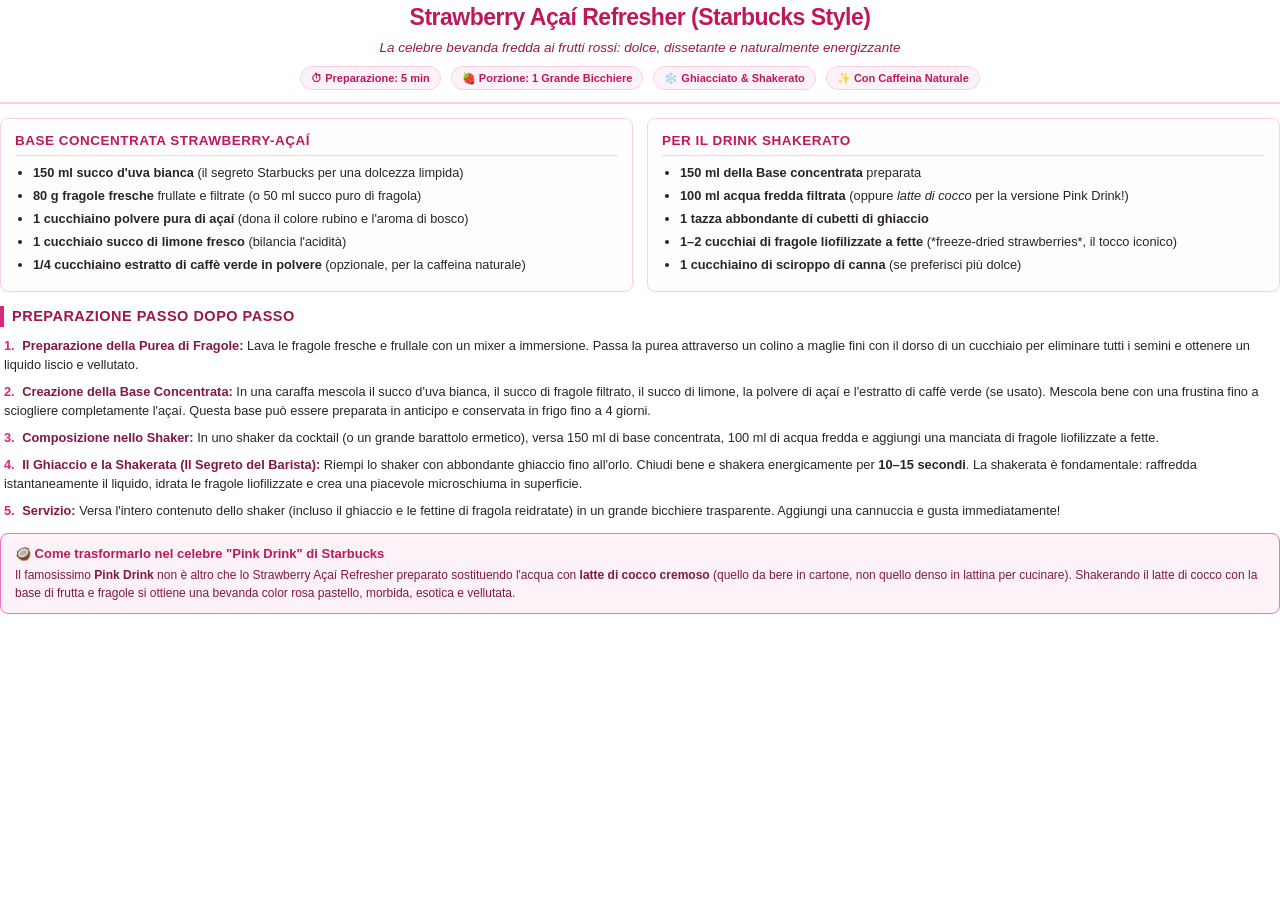
<file: strawberry_acai_refresher.html>
<!DOCTYPE html>
<html lang="it">
<head>
    <meta charset="UTF-8">
    <title>Ricetta Strawberry Açaí Refresher (Starbucks Style)</title>
    <style>
        @page {
            size: A4;
            margin: 14mm 16mm;
        }
        body {
            font-family: -apple-system, BlinkMacSystemFont, "Segoe UI", Roboto, "Helvetica Neue", Arial, sans-serif;
            color: #292524;
            line-height: 1.48;
            margin: 0;
            padding: 0;
            background: #ffffff;
            font-size: 12.8px;
        }
        .header {
            text-align: center;
            border-bottom: 2px solid #fbcfe8;
            padding-bottom: 12px;
            margin-bottom: 14px;
        }
        .header h1 {
            margin: 0 0 4px 0;
            font-size: 23px;
            color: #be185d;
            letter-spacing: -0.5px;
        }
        .header .subtitle {
            font-size: 13.5px;
            color: #9d174d;
            font-style: italic;
            margin-bottom: 8px;
        }
        .tags {
            display: flex;
            justify-content: center;
            gap: 10px;
            margin-top: 6px;
        }
        .tag {
            background: #fdf2f8;
            padding: 3px 10px;
            border-radius: 12px;
            font-size: 11px;
            font-weight: 600;
            color: #be185d;
            border: 1px solid #fbcfe8;
        }
        .grid {
            display: grid;
            grid-template-columns: 1fr 1fr;
            gap: 14px;
            margin-bottom: 14px;
        }
        .card {
            background: #fffdfd;
            border: 1px solid #fbcfe8;
            border-radius: 8px;
            padding: 12px 14px;
        }
        .card h2 {
            margin-top: 0;
            margin-bottom: 8px;
            font-size: 13.5px;
            color: #be185d;
            border-bottom: 1px solid #fbcfe8;
            padding-bottom: 4px;
            text-transform: uppercase;
            letter-spacing: 0.5px;
        }
        ul {
            margin: 0;
            padding-left: 18px;
        }
        li {
            margin-bottom: 4px;
        }
        .section-title {
            font-size: 14.5px;
            font-weight: 700;
            color: #9d174d;
            margin: 14px 0 10px 0;
            text-transform: uppercase;
            letter-spacing: 0.5px;
            border-left: 4px solid #db2777;
            padding-left: 8px;
        }
        .step {
            margin-bottom: 8px;
            padding-left: 4px;
        }
        .step-num {
            font-weight: 700;
            color: #db2777;
            margin-right: 4px;
        }
        .step-title {
            font-weight: 700;
            color: #831843;
        }
        .tip-box {
            background: #fdf2f8;
            border: 1px solid #f472b6;
            border-radius: 8px;
            padding: 10px 14px;
            margin-top: 12px;
        }
        .tip-box h3 {
            margin: 0 0 4px 0;
            font-size: 13px;
            color: #be185d;
        }
        .tip-box p {
            margin: 0;
            color: #831843;
            font-size: 12px;
        }
    </style>
</head>
<body>

    <div class="header">
        <h1>Strawberry Açaí Refresher (Starbucks Style)</h1>
        <div class="subtitle">La celebre bevanda fredda ai frutti rossi: dolce, dissetante e naturalmente energizzante</div>
        <div class="tags">
            <span class="tag">⏱ Preparazione: 5 min</span>
            <span class="tag">🍓 Porzione: 1 Grande Bicchiere</span>
            <span class="tag">❄️ Ghiacciato & Shakerato</span>
            <span class="tag">✨ Con Caffeina Naturale</span>
        </div>
    </div>

    <div class="grid">
        <div class="card">
            <h2>Base Concentrata Strawberry-Açaí</h2>
            <ul>
                <li><strong>150 ml succo d'uva bianca</strong> (il segreto Starbucks per una dolcezza limpida)</li>
                <li><strong>80 g fragole fresche</strong> frullate e filtrate (o 50 ml succo puro di fragola)</li>
                <li><strong>1 cucchiaino polvere pura di açaí</strong> (dona il colore rubino e l'aroma di bosco)</li>
                <li><strong>1 cucchiaio succo di limone fresco</strong> (bilancia l'acidità)</li>
                <li><strong>1/4 cucchiaino estratto di caffè verde in polvere</strong> (opzionale, per la caffeina naturale)</li>
            </ul>
        </div>
        <div class="card">
            <h2>Per il Drink Shakerato</h2>
            <ul>
                <li><strong>150 ml della Base concentrata</strong> preparata</li>
                <li><strong>100 ml acqua fredda filtrata</strong> (oppure <em>latte di cocco</em> per la versione Pink Drink!)</li>
                <li><strong>1 tazza abbondante di cubetti di ghiaccio</strong></li>
                <li><strong>1–2 cucchiai di fragole liofilizzate a fette</strong> (*freeze-dried strawberries*, il tocco iconico)</li>
                <li><strong>1 cucchiaino di sciroppo di canna</strong> (se preferisci più dolce)</li>
            </ul>
        </div>
    </div>

    <div class="section-title">Preparazione Passo dopo Passo</div>

    <div class="step">
        <span class="step-num">1.</span>
        <span class="step-title">Preparazione della Purea di Fragole:</span>
        Lava le fragole fresche e frullale con un mixer a immersione. Passa la purea attraverso un colino a maglie fini con il dorso di un cucchiaio per eliminare tutti i semini e ottenere un liquido liscio e vellutato.
    </div>

    <div class="step">
        <span class="step-num">2.</span>
        <span class="step-title">Creazione della Base Concentrata:</span>
        In una caraffa mescola il succo d'uva bianca, il succo di fragole filtrato, il succo di limone, la polvere di açaí e l'estratto di caffè verde (se usato). Mescola bene con una frustina fino a sciogliere completamente l'açaí. Questa base può essere preparata in anticipo e conservata in frigo fino a 4 giorni.
    </div>

    <div class="step">
        <span class="step-num">3.</span>
        <span class="step-title">Composizione nello Shaker:</span>
        In uno shaker da cocktail (o un grande barattolo ermetico), versa 150 ml di base concentrata, 100 ml di acqua fredda e aggiungi una manciata di fragole liofilizzate a fette.
    </div>

    <div class="step">
        <span class="step-num">4.</span>
        <span class="step-title">Il Ghiaccio e la Shakerata (Il Segreto del Barista):</span>
        Riempi lo shaker con abbondante ghiaccio fino all'orlo. Chiudi bene e shakera energicamente per <strong>10–15 secondi</strong>. La shakerata è fondamentale: raffredda istantaneamente il liquido, idrata le fragole liofilizzate e crea una piacevole microschiuma in superficie.
    </div>

    <div class="step">
        <span class="step-num">5.</span>
        <span class="step-title">Servizio:</span>
        Versa l'intero contenuto dello shaker (incluso il ghiaccio e le fettine di fragola reidratate) in un grande bicchiere trasparente. Aggiungi una cannuccia e gusta immediatamente!
    </div>

    <div class="tip-box">
        <h3>🥥 Come trasformarlo nel celebre "Pink Drink" di Starbucks</h3>
        <p>Il famosissimo <strong>Pink Drink</strong> non è altro che lo Strawberry Açaí Refresher preparato sostituendo l'acqua con <strong>latte di cocco cremoso</strong> (quello da bere in cartone, non quello denso in lattina per cucinare). Shakerando il latte di cocco con la base di frutta e fragole si ottiene una bevanda color rosa pastello, morbida, esotica e vellutata.</p>
    </div>

</body>
</html>
</file>
